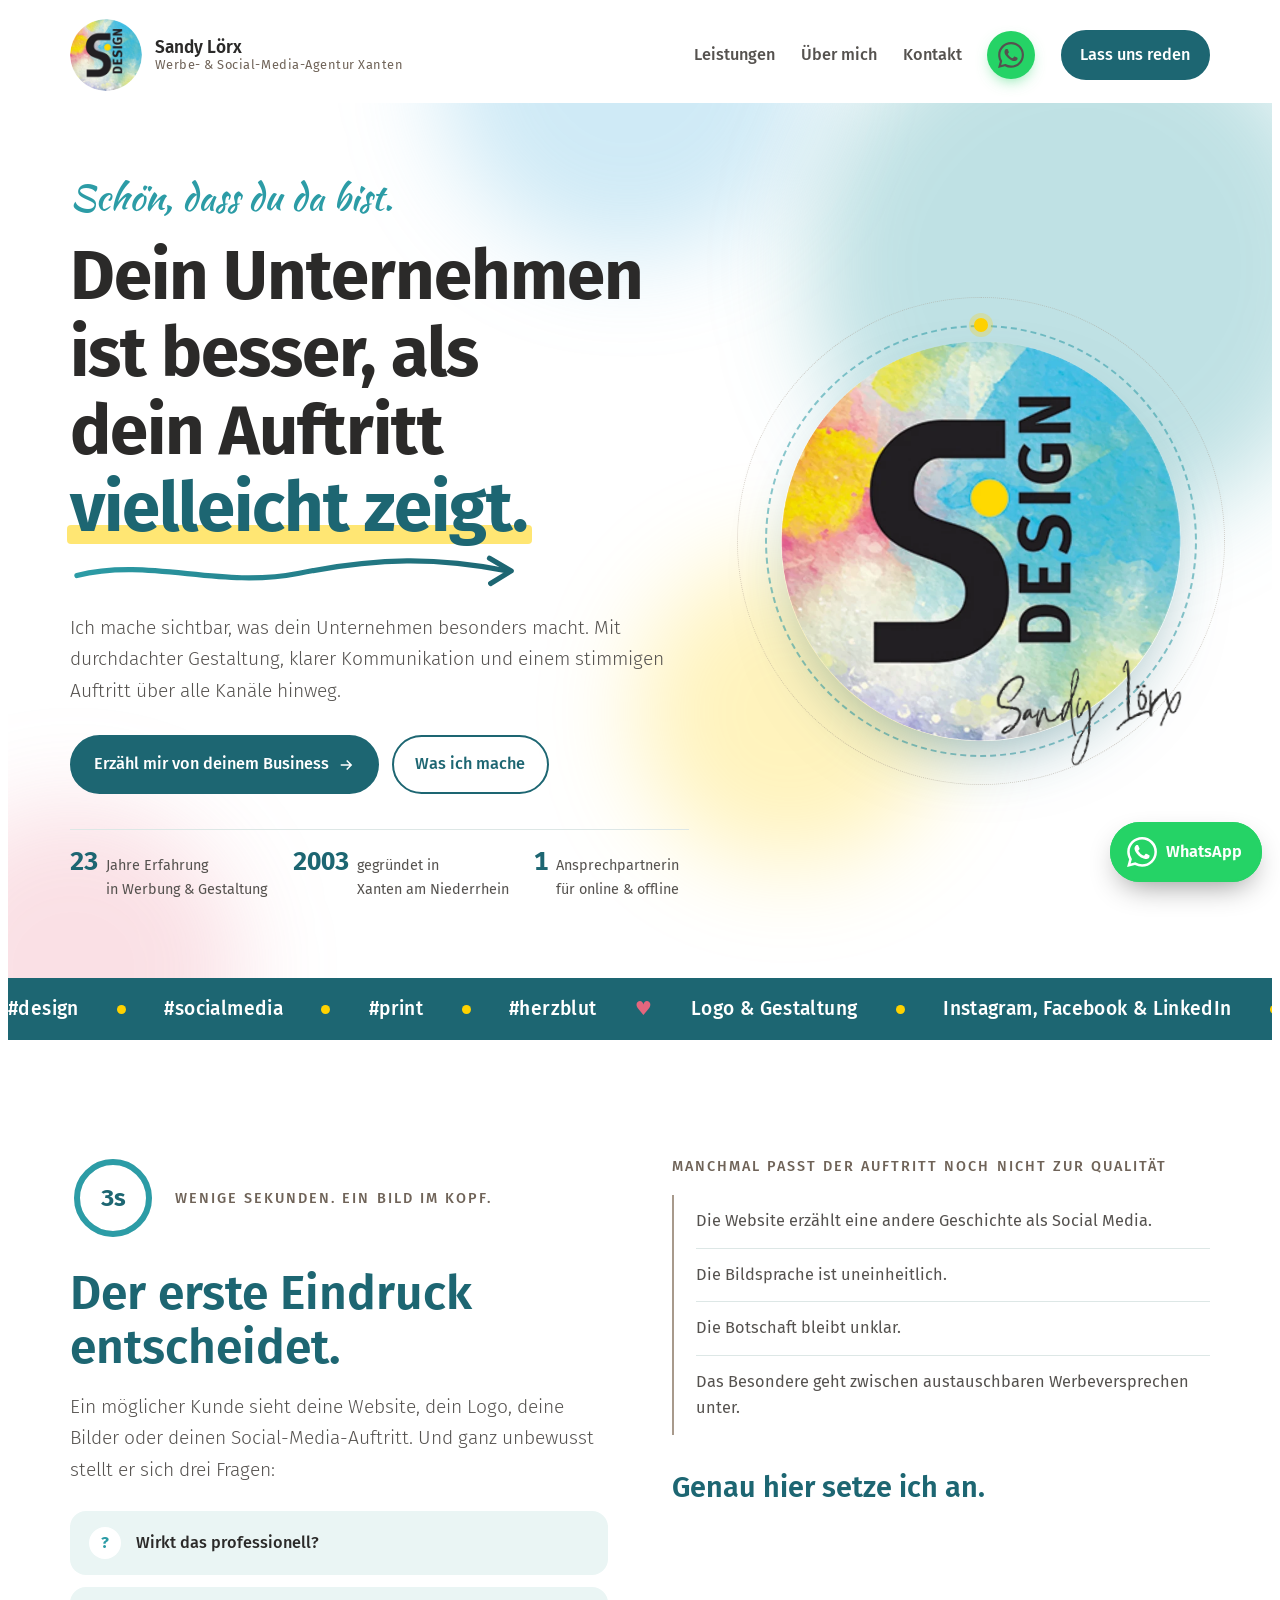
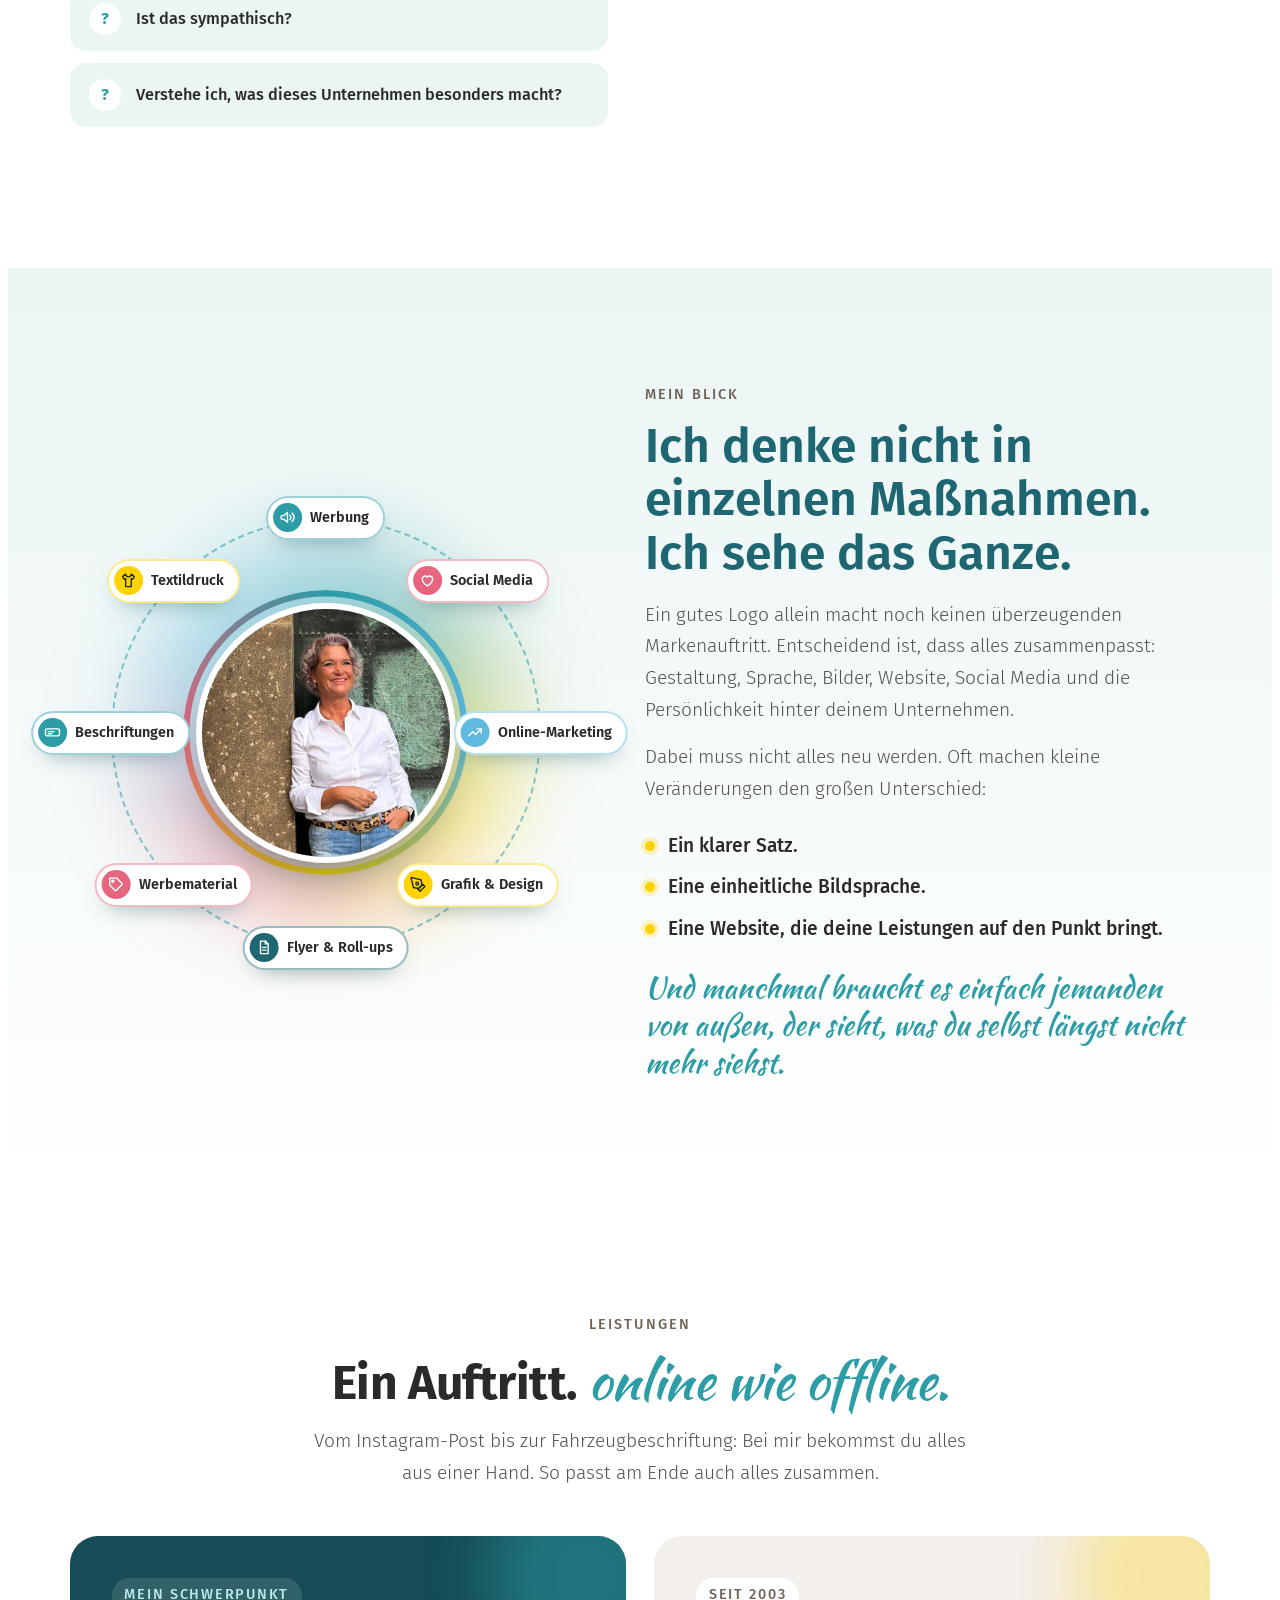
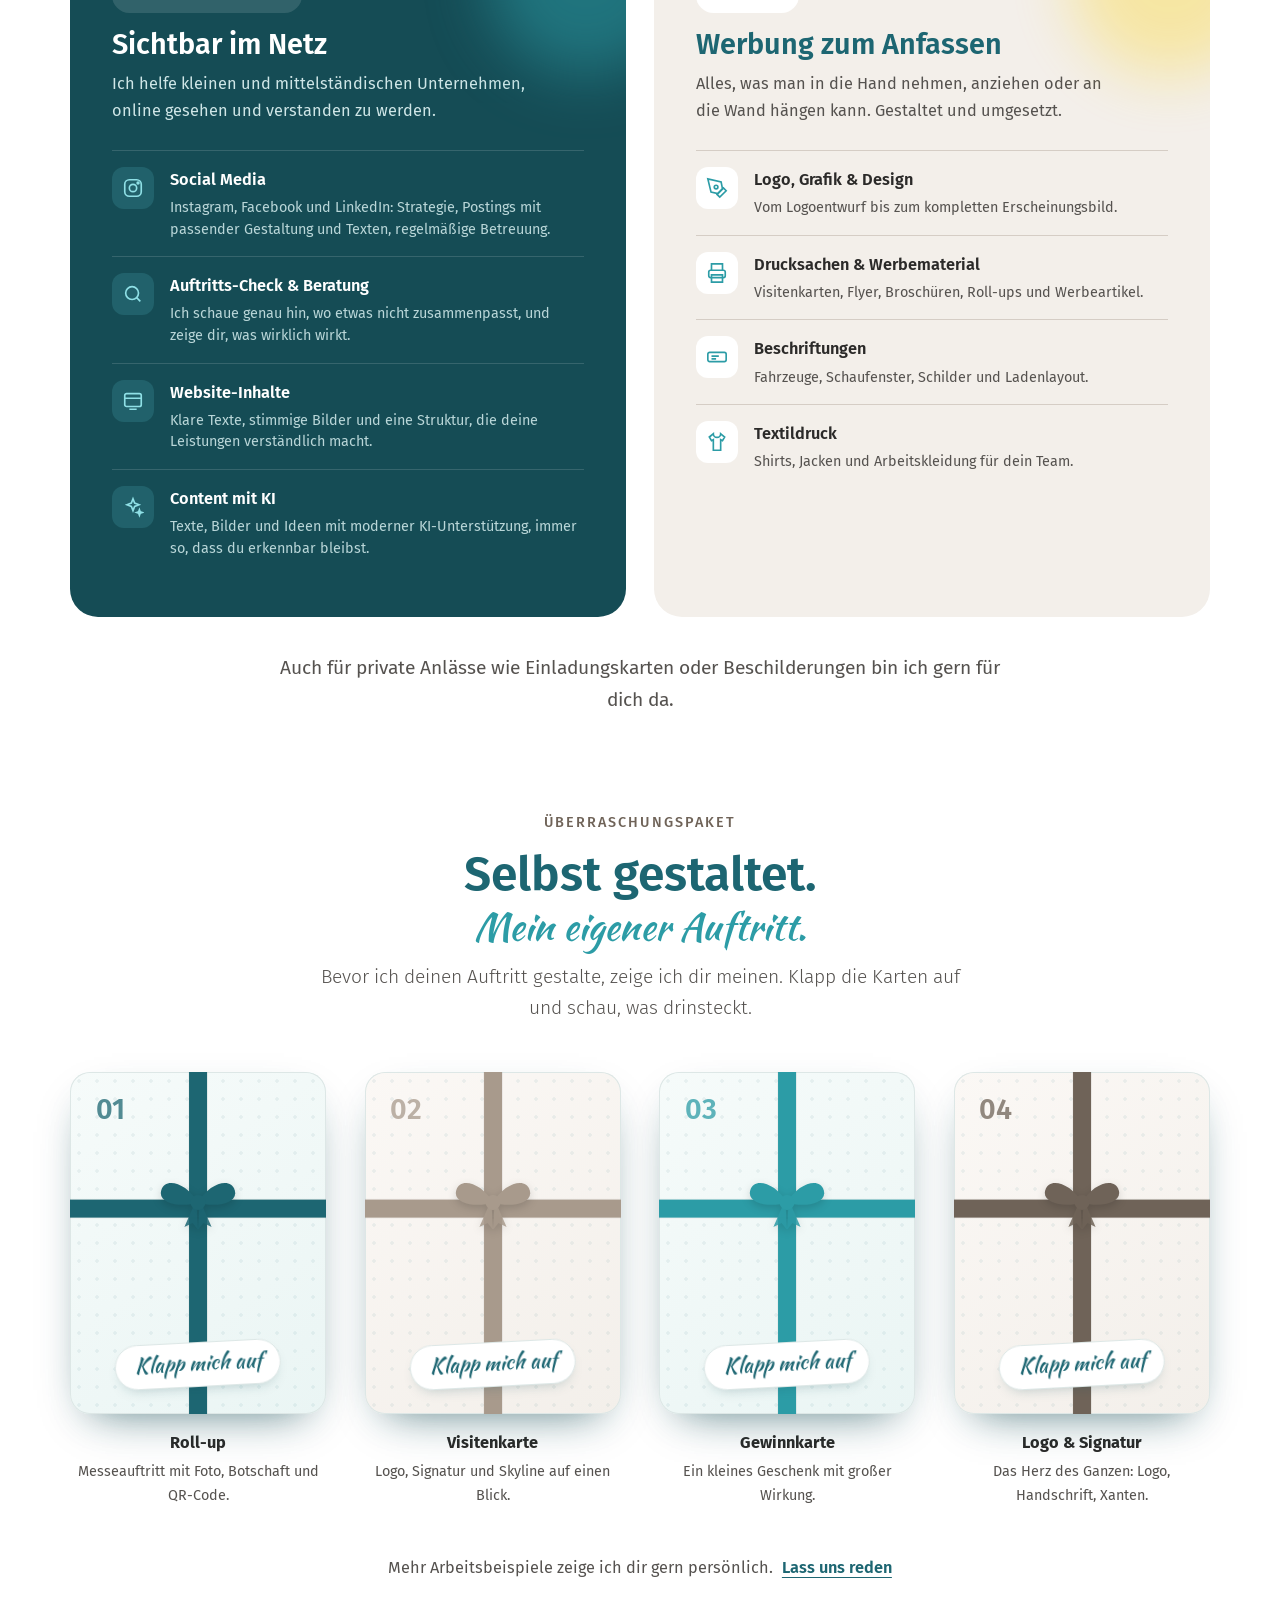
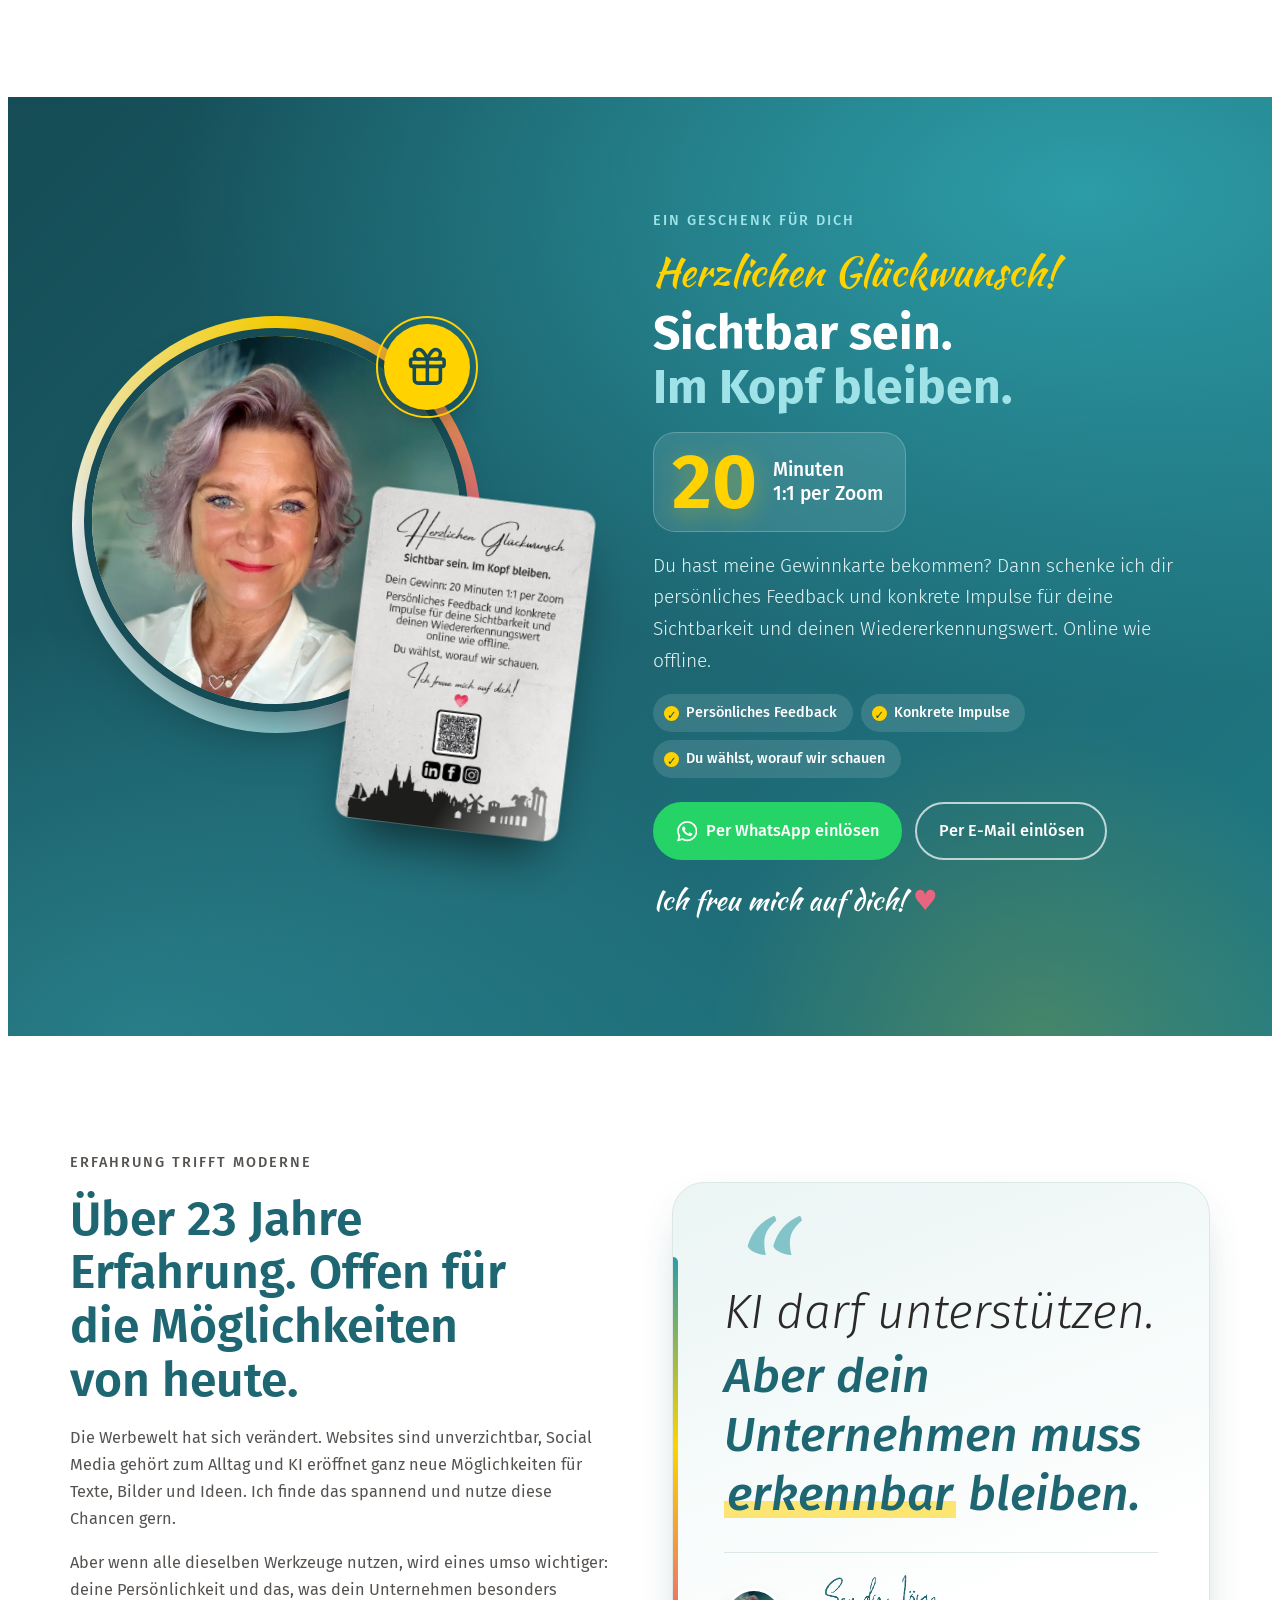
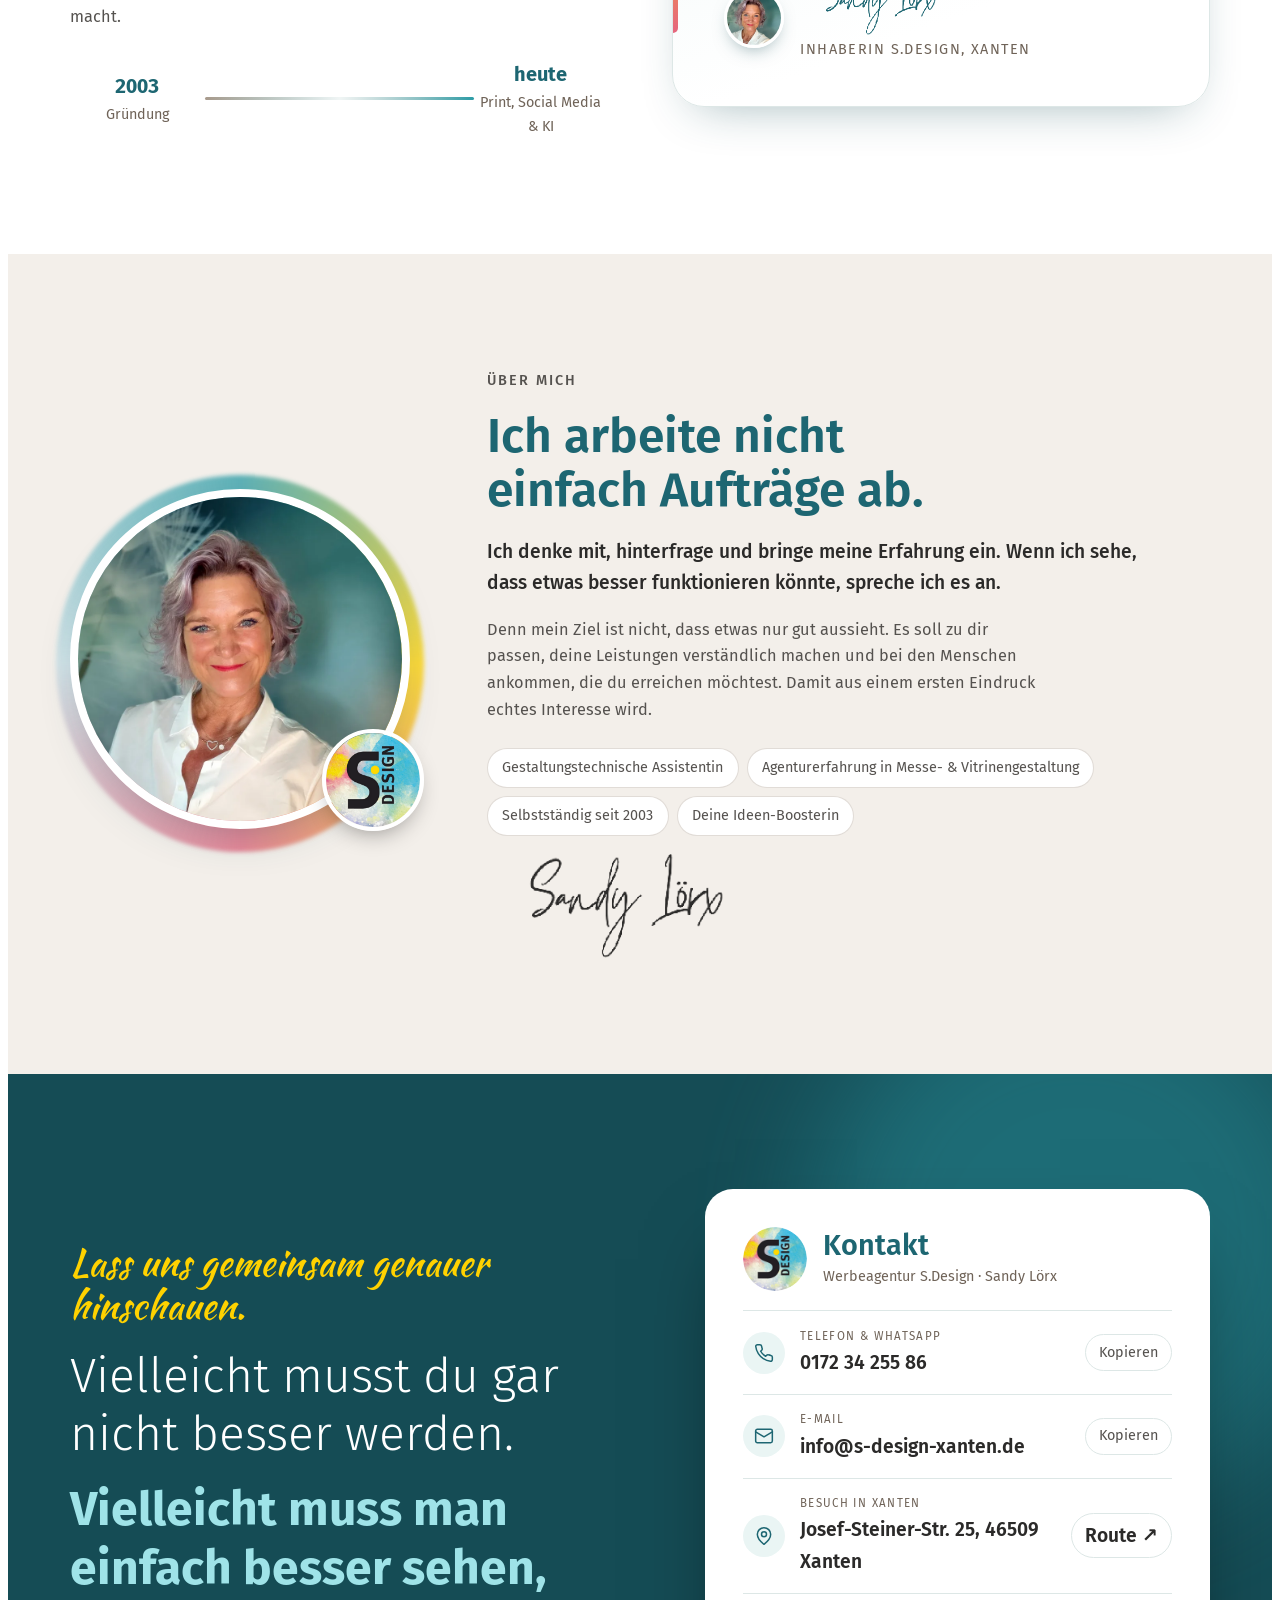
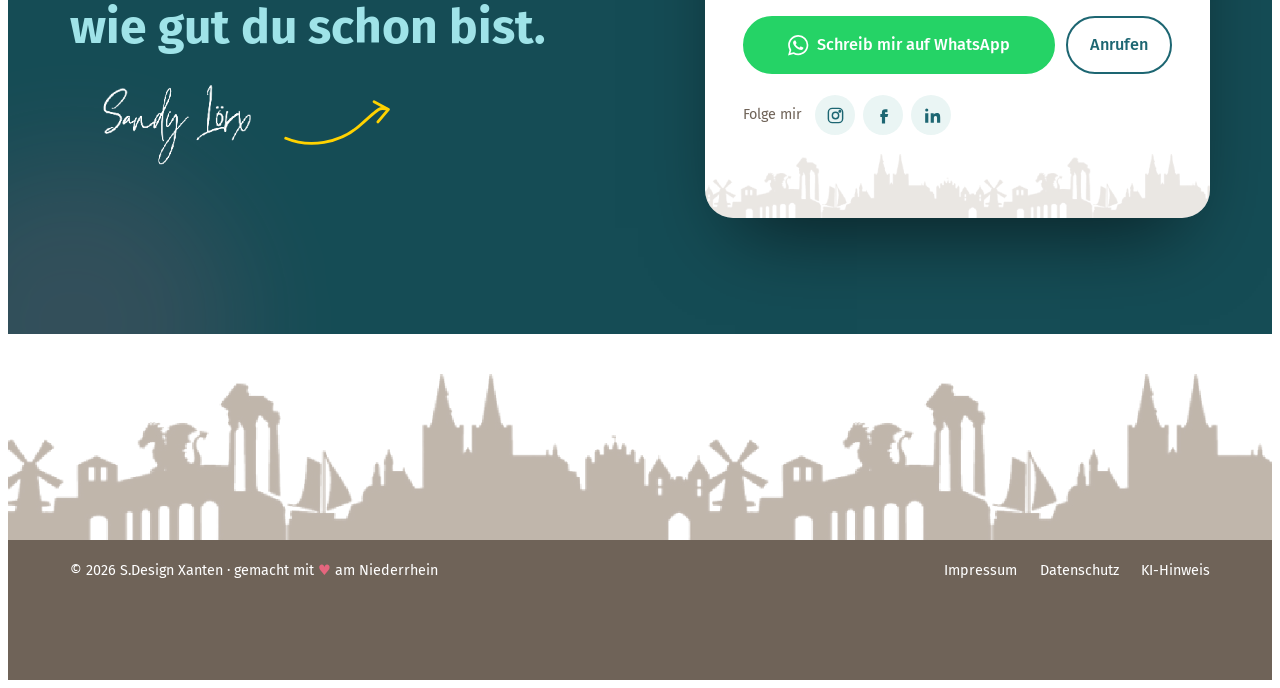
<file: sdesign-startseite 2/index.html>
<!doctype html>
<html lang="de">
<head>
<meta charset="utf-8">
<meta name="viewport" content="width=device-width, initial-scale=1, viewport-fit=cover">
<title>S.Design Sandy Lörx</title>
<meta name="description" content="Sandy Lörx, S.Design Xanten: Werbung, Gestaltung & Social Media für kleine und mittelständische Unternehmen am Niederrhein. Seit über 23 Jahren.">
<link rel="stylesheet" href="assets/style.css">
</head>
<body>
<a class="skip" href="#inhalt">Zum Inhalt springen</a>

<header class="top" id="top">
  <div class="wrap">
    <a class="brand" href="#top" aria-label="S.Design Sandy Lörx, zur Startseite">
      <img src="assets/logo.webp" alt="S.Design Logo" width="72" height="72">
      <span><b>Sandy Lörx</b><small>Werbe- &amp; Social-Media-Agentur Xanten</small></span>
    </a>
    <nav class="nav" aria-label="Hauptnavigation">
      <a href="#leistungen">Leistungen</a>
      <a href="#ueber-mich">Über mich</a>
      <a href="#kontakt">Kontakt</a>
      <a class="wa-top" href="https://wa.me/491723425586" target="_blank" rel="noopener" aria-label="Schreib mir auf WhatsApp" title="WhatsApp"><svg viewBox="0 0 24 24" fill="currentColor" aria-hidden="true"><path d="M17.472 14.382c-.297-.149-1.758-.867-2.03-.967-.273-.099-.471-.148-.67.15-.197.297-.767.966-.94 1.164-.173.199-.347.223-.644.075-.297-.15-1.255-.463-2.39-1.475-.883-.788-1.48-1.761-1.653-2.059-.173-.297-.018-.458.13-.606.134-.133.298-.347.446-.52.149-.174.198-.298.298-.497.099-.198.05-.371-.025-.52-.075-.149-.669-1.612-.916-2.207-.242-.579-.487-.5-.669-.51-.173-.008-.371-.01-.57-.01-.198 0-.52.074-.792.372-.272.297-1.04 1.016-1.04 2.479 0 1.462 1.065 2.875 1.213 3.074.149.198 2.096 3.2 5.077 4.487.709.306 1.262.489 1.694.625.712.227 1.36.195 1.871.118.571-.085 1.758-.719 2.006-1.413.248-.694.248-1.289.173-1.413-.074-.124-.272-.198-.57-.347m-5.421 7.403h-.004a9.87 9.87 0 0 1-5.031-1.378l-.361-.214-3.741.982.998-3.648-.235-.374a9.86 9.86 0 0 1-1.51-5.26c.001-5.45 4.436-9.884 9.888-9.884 2.64 0 5.122 1.03 6.988 2.898a9.825 9.825 0 0 1 2.893 6.994c-.003 5.45-4.437 9.884-9.885 9.884m8.413-18.297A11.815 11.815 0 0 0 12.05 0C5.495 0 .16 5.335.157 11.892c0 2.096.547 4.142 1.588 5.945L.057 24l6.305-1.654a11.882 11.882 0 0 0 5.683 1.448h.005c6.554 0 11.89-5.335 11.893-11.893a11.821 11.821 0 0 0-3.48-8.413z"/></svg></a>
      <a class="btn" href="#kontakt">Lass uns reden</a>
    </nav>
  </div>
</header>

<main id="inhalt">

<!-- HERO -->
<section class="hero" aria-labelledby="hero-title">
  <div class="blobs" aria-hidden="true"><div class="blob a"></div><div class="blob b"></div><div class="blob c"></div><div class="blob d"></div></div>
  <div class="wrap hero-grid">
    <div class="hero-copy">
      <p class="hello">Schön, dass du da bist.</p>
      <h1 id="hero-title">Dein Unternehmen ist besser, als dein Auftritt <em>vielleicht zeigt.<svg class="swoosh" viewBox="0 0 400 40" aria-hidden="true" focusable="false"><defs><linearGradient id="swooshGrad" x1="0" x2="1" y1="0" y2="0"><stop offset="0" stop-color="var(--tuerkis)"/><stop offset="1" stop-color="var(--petrol)"/></linearGradient></defs><path class="line" pathLength="1" d="M6 24 C 70 8, 130 36, 200 22 S 320 8, 382 20"/><path class="run" pathLength="1" d="M6 24 C 70 8, 130 36, 200 22 S 320 8, 382 20"/><path class="head" pathLength="1" d="M366 9 L385 20 L367 31"/></svg></em></h1>
      <p class="lead">Ich mache sichtbar, was dein Unternehmen besonders macht. Mit durchdachter Gestaltung, klarer Kommunikation und einem stimmigen Auftritt über alle Kanäle hinweg.</p>
      <div class="cta-row">
        <a class="btn" href="#kontakt">Erzähl mir von deinem Business
          <svg viewBox="0 0 24 24" fill="none" stroke="currentColor" stroke-width="2" aria-hidden="true"><path d="M5 12h14M13 6l6 6-6 6"/></svg></a>
        <a class="btn ghost" href="#leistungen">Was ich mache</a>
      </div>
      <div class="facts">
        <div class="fact"><b data-count="23">23</b><span>Jahre Erfahrung<br>in Werbung &amp; Gestaltung</span></div>
        <div class="fact"><b>2003</b><span>gegründet in<br>Xanten am Niederrhein</span></div>
        <div class="fact"><b>1</b><span>Ansprechpartnerin<br>für online &amp; offline</span></div>
      </div>
    </div>
    <div class="logo-stage" aria-hidden="true">
      <div class="ring two"></div>
      <div class="ring"></div>
      <div class="orbit-dot"></div>
      <img class="big" src="assets/logo.webp" alt="" width="400" height="400">
      <div class="sig"></div>
    </div>
  </div>
</section>

<div class="band" aria-hidden="true">
  <div class="marquee">
    <span>#design <i></i> #socialmedia <i></i> #print <i></i> #herzblut <em class="heart">♥</em> Logo &amp; Gestaltung <i></i> Instagram, Facebook &amp; LinkedIn <i></i> Beschriftungen <i></i> Textildruck <i></i> KI mit Gefühl <i></i></span>
    <span>#design <i></i> #socialmedia <i></i> #print <i></i> #herzblut <em class="heart">♥</em> Logo &amp; Gestaltung <i></i> Instagram, Facebook &amp; LinkedIn <i></i> Beschriftungen <i></i> Textildruck <i></i> KI mit Gefühl <i></i></span>
  </div>
</div>

<!-- ERSTER EINDRUCK -->
<section class="sec first" aria-labelledby="first-title">
  <div class="wrap first-grid">
    <div class="reveal-l">
      <div class="seconds">
        <div class="timer" aria-hidden="true">
          <svg viewBox="0 0 86 86"><circle class="bg" cx="43" cy="43" r="36"/><circle class="fg" cx="43" cy="43" r="36"/></svg>
          <b>3s</b>
        </div>
        <p class="eyebrow">Wenige Sekunden. Ein Bild im Kopf.</p>
      </div>
      <h2 id="first-title" style="font-size:var(--s-xl)">Der erste Eindruck entscheidet.</h2>
      <p class="lead" style="margin-top:1rem">Ein möglicher Kunde sieht deine Website, dein Logo, deine Bilder oder deinen Social-Media-Auftritt. Und ganz unbewusst stellt er sich drei Fragen:</p>
      <div class="questions">
        <div class="q"><span>?</span>Wirkt das professionell?</div>
        <div class="q"><span>?</span>Ist das sympathisch?</div>
        <div class="q"><span>?</span>Verstehe ich, was dieses Unternehmen besonders macht?</div>
      </div>
    </div>
    <div class="reveal">
      <p class="eyebrow" style="margin-bottom:1rem">Manchmal passt der Auftritt noch nicht zur Qualität</p>
      <div class="mismatch">
        <ul>
          <li>Die Website erzählt eine andere Geschichte als Social Media.</li>
          <li>Die Bildsprache ist uneinheitlich.</li>
          <li>Die Botschaft bleibt unklar.</li>
          <li>Das Besondere geht zwischen austauschbaren Werbeversprechen unter.</li>
        </ul>
      </div>
      <p class="punch">Genau hier setze ich an.</p>
    </div>
  </div>
</section>

<!-- DAS GANZE -->
<section class="sec whole" aria-labelledby="whole-title">
  <div class="wrap whole-grid">
    <div class="wheel reveal" role="img" aria-label="Werbung, Social Media, Online-Marketing, Grafik und Design, Flyer und Roll-ups, Werbematerial, Beschriftungen und Textildruck kreisen um Sandy Lörx: alles aus einer Hand">
      <div class="glow"></div>
      <div class="track"></div>
      <div class="halo"></div>
      <div class="spinner">
        <span class="chip" style="left:50%;top:7%;--c:#2C9CA6"><i><svg viewBox="0 0 24 24" fill="none" stroke="currentColor" stroke-width="2" stroke-linecap="round" stroke-linejoin="round" aria-hidden="true"><path d="M3 10.5v3a1 1 0 0 0 1 1h2.5L12 19V5L6.5 9.5H4a1 1 0 0 0-1 1z"/><path d="M15.5 9a3.5 3.5 0 0 1 0 6"/><path d="M18.5 6a7.5 7.5 0 0 1 0 12"/></svg></i>Werbung</span>
        <span class="chip" style="left:80.4%;top:19.6%;--c:#E5667E"><i><svg viewBox="0 0 24 24" fill="none" stroke="currentColor" stroke-width="2" stroke-linecap="round" stroke-linejoin="round" aria-hidden="true"><path d="M12 20s-7.5-4.6-7.5-10.2A4.3 4.3 0 0 1 12 7.3a4.3 4.3 0 0 1 7.5 2.5C19.5 15.4 12 20 12 20z"/></svg></i>Social Media</span>
        <span class="chip" style="left:93%;top:50%;--c:#60BAE0"><i><svg viewBox="0 0 24 24" fill="none" stroke="currentColor" stroke-width="2" stroke-linecap="round" stroke-linejoin="round" aria-hidden="true"><path d="M3 17l6-6 4 4 8-8"/><path d="M15 7h6v6"/></svg></i>Online-Marketing</span>
        <span class="chip" style="left:80.4%;top:80.4%;--c:#FFD200"><i><svg viewBox="0 0 24 24" fill="none" stroke="currentColor" stroke-width="2" stroke-linecap="round" stroke-linejoin="round" aria-hidden="true"><path d="M12 19l7-7 3 3-7 7-3-3z"/><path d="M18 13l-1.5-7.5L2 2l3.5 14.5L13 18l5-5z"/><circle cx="11" cy="11" r="2"/></svg></i>Grafik &amp; Design</span>
        <span class="chip" style="left:50%;top:93%;--c:#1D6672"><i><svg viewBox="0 0 24 24" fill="none" stroke="currentColor" stroke-width="2" stroke-linecap="round" stroke-linejoin="round" aria-hidden="true"><path d="M7 3h7l4 4v14H7z"/><path d="M14 3v4h4M10 12h5M10 16h5"/></svg></i>Flyer &amp; Roll-ups</span>
        <span class="chip" style="left:19.6%;top:80.4%;--c:#E5667E"><i><svg viewBox="0 0 24 24" fill="none" stroke="currentColor" stroke-width="2" stroke-linecap="round" stroke-linejoin="round" aria-hidden="true"><path d="M20.5 12.5l-8 8a1.5 1.5 0 0 1-2.1 0L3 13V3h10l7.5 7.4a1.5 1.5 0 0 1 0 2.1z"/><circle cx="7.5" cy="7.5" r="1.5"/></svg></i>Werbematerial</span>
        <span class="chip" style="left:7%;top:50%;--c:#2C9CA6"><i><svg viewBox="0 0 24 24" fill="none" stroke="currentColor" stroke-width="2" stroke-linecap="round" stroke-linejoin="round" aria-hidden="true"><rect x="2" y="7" width="20" height="10" rx="2"/><path d="M6 11h8M6 14h5"/></svg></i>Beschriftungen</span>
        <span class="chip" style="left:19.6%;top:19.6%;--c:#FFD200"><i><svg viewBox="0 0 24 24" fill="none" stroke="currentColor" stroke-width="2" stroke-linecap="round" stroke-linejoin="round" aria-hidden="true"><path d="M20.4 6.6 16 3a4 4 0 0 1-8 0L3.6 6.6 6 10.5l2-1V21h8V9.5l2 1z"/></svg></i>Textildruck</span>
      </div>
      <div class="core"><img src="assets/sandy-rad.webp" alt="" width="700" height="700" loading="lazy"></div>
    </div>
    <div>
      <p class="eyebrow">Mein Blick</p>
      <h2 id="whole-title" style="font-size:var(--s-xl);margin-top:.8rem">Ich denke nicht in einzelnen Maßnahmen. Ich sehe das Ganze.</h2>
      <p class="lead" style="margin-top:1.1rem">Ein gutes Logo allein macht noch keinen überzeugenden Markenauftritt. Entscheidend ist, dass alles zusammenpasst: Gestaltung, Sprache, Bilder, Website, Social Media und die Persönlichkeit hinter deinem Unternehmen.</p>
      <p class="lead" style="margin-top:1rem">Dabei muss nicht alles neu werden. Oft machen kleine Veränderungen den großen Unterschied:</p>
      <div class="small-steps">
        <div>Ein klarer Satz.</div>
        <div>Eine einheitliche Bildsprache.</div>
        <div>Eine Website, die deine Leistungen auf den Punkt bringt.</div>
      </div>
      <p class="outside">Und manchmal braucht es einfach jemanden von außen, der sieht, was du selbst längst nicht mehr siehst.</p>
    </div>
  </div>
</section>

<!-- LEISTUNGEN -->
<section class="sec services" id="leistungen" aria-labelledby="svc-title">
  <div class="wrap">
    <div class="sec-head reveal">
      <p class="eyebrow">Leistungen</p>
      <h2 id="svc-title" class="motto">Ein Auftritt. <span class="script">online wie offline.</span></h2>
      <p class="lead">Vom Instagram-Post bis zur Fahrzeugbeschriftung: Bei mir bekommst du alles aus einer Hand. So passt am Ende auch alles zusammen.</p>
    </div>
    <div class="pillars">
      <article class="pillar online reveal">
        <div class="deco" aria-hidden="true"></div>
        <span class="tag">Mein Schwerpunkt</span>
        <h3>Sichtbar im Netz</h3>
        <p>Ich helfe kleinen und mittelständischen Unternehmen, online gesehen und verstanden zu werden.</p>
        <ul class="svc">
          <li><span class="ic"><svg viewBox="0 0 24 24" fill="none" stroke="currentColor" stroke-width="1.8" aria-hidden="true"><rect x="3" y="3" width="18" height="18" rx="5"/><circle cx="12" cy="12" r="4"/><circle cx="17.5" cy="6.5" r="1" fill="currentColor"/></svg></span><b>Social Media</b><small>Instagram, Facebook und LinkedIn: Strategie, Postings mit passender Gestaltung und Texten, regelmäßige Betreuung.</small></li>
          <li><span class="ic"><svg viewBox="0 0 24 24" fill="none" stroke="currentColor" stroke-width="1.8" aria-hidden="true"><circle cx="11" cy="11" r="7"/><path d="m20 20-4-4"/></svg></span><b>Auftritts-Check &amp; Beratung</b><small>Ich schaue genau hin, wo etwas nicht zusammenpasst, und zeige dir, was wirklich wirkt.</small></li>
          <li><span class="ic"><svg viewBox="0 0 24 24" fill="none" stroke="currentColor" stroke-width="1.8" aria-hidden="true"><rect x="3" y="4" width="18" height="14" rx="2"/><path d="M3 9h18M8 21h8"/></svg></span><b>Website-Inhalte</b><small>Klare Texte, stimmige Bilder und eine Struktur, die deine Leistungen verständlich macht.</small></li>
          <li><span class="ic"><svg viewBox="0 0 24 24" fill="none" stroke="currentColor" stroke-width="1.8" aria-hidden="true"><path d="M12 3l1.8 4.7L18.5 9.5l-4.7 1.8L12 16l-1.8-4.7L5.5 9.5l4.7-1.8z"/><path d="M19 15l.8 2.2L22 18l-2.2.8L19 21l-.8-2.2L16 18l2.2-.8z"/></svg></span><b>Content mit KI</b><small>Texte, Bilder und Ideen mit moderner KI-Unterstützung, immer so, dass du erkennbar bleibst.</small></li>
        </ul>
      </article>
      <article class="pillar offline reveal">
        <div class="deco" aria-hidden="true"></div>
        <span class="tag">Seit 2003</span>
        <h3>Werbung zum Anfassen</h3>
        <p>Alles, was man in die Hand nehmen, anziehen oder an die Wand hängen kann. Gestaltet und umgesetzt.</p>
        <ul class="svc">
          <li><span class="ic"><svg viewBox="0 0 24 24" fill="none" stroke="currentColor" stroke-width="1.8" aria-hidden="true"><path d="M12 19l7-7 3 3-7 7-3-3z"/><path d="M18 13l-1.5-7.5L2 2l3.5 14.5L13 18l5-5z"/><circle cx="11" cy="11" r="2"/></svg></span><b>Logo, Grafik &amp; Design</b><small>Vom Logoentwurf bis zum kompletten Erscheinungsbild.</small></li>
          <li><span class="ic"><svg viewBox="0 0 24 24" fill="none" stroke="currentColor" stroke-width="1.8" aria-hidden="true"><path d="M6 9V2h12v7"/><rect x="3" y="9" width="18" height="8" rx="2"/><path d="M6 14h12v8H6z"/></svg></span><b>Drucksachen &amp; Werbematerial</b><small>Visitenkarten, Flyer, Broschüren, Roll-ups und Werbeartikel.</small></li>
          <li><span class="ic"><svg viewBox="0 0 24 24" fill="none" stroke="currentColor" stroke-width="1.8" aria-hidden="true"><rect x="2" y="7" width="20" height="10" rx="2"/><path d="M6 11h8M6 14h5"/></svg></span><b>Beschriftungen</b><small>Fahrzeuge, Schaufenster, Schilder und Ladenlayout.</small></li>
          <li><span class="ic"><svg viewBox="0 0 24 24" fill="none" stroke="currentColor" stroke-width="1.8" aria-hidden="true"><path d="M20.4 6.6 16 3a4 4 0 0 1-8 0L3.6 6.6 6 10.5l2-1V21h8V9.5l2 1z"/></svg></span><b>Textildruck</b><small>Shirts, Jacken und Arbeitskleidung für dein Team.</small></li>
        </ul>
      </article>
    </div>
    <p class="bridge reveal">Auch für private Anlässe wie Einladungskarten oder Beschilderungen bin ich gern für dich da.</p>
    <div class="surprise">
      <div class="surprise-head reveal">
        <p class="eyebrow">Überraschungspaket</p>
        <h3>Selbst gestaltet. <span class="script">Mein eigener Auftritt.</span></h3>
        <p class="lead">Bevor ich deinen Auftritt gestalte, zeige ich dir meinen. Klapp die Karten auf und schau, was drinsteckt.</p>
      </div>
      <div class="folds">
        <div class="fold-item reveal">
          <button class="fold teal" type="button" aria-expanded="false" aria-label="Überraschung 01 aufklappen: Roll-up">
            <span class="inside"><img src="assets/arbeit-rollup.webp" alt="Roll-up von S.Design, gestaltet von Sandy Lörx" width="444" height="900" loading="lazy"></span>
            <span class="cover" aria-hidden="true">
              <span class="front"><svg class="bow" viewBox="0 0 64 40" aria-hidden="true"><path d="M32 20C24 6 8 1 5 11s15 13 27 9z"/><path d="M32 20c8-14 24-19 27-9s-15 13-27 9z"/><path d="M29 22l-7 16 6-3 4 5 1-17zM35 22l7 16-6-3-4 5-1-17z" opacity=".85"/><circle cx="32" cy="20" r="5.5"/></svg><span class="num">01</span><span class="hint">Klapp mich auf</span></span>
              <span class="back"></span>
            </span>
          </button>
          <p class="fold-cap"><b>Roll-up</b><span>Messeauftritt mit Foto, Botschaft und QR-Code.</span></p>
        </div>
        <div class="fold-item reveal">
          <button class="fold rose" type="button" aria-expanded="false" aria-label="Überraschung 02 aufklappen: Visitenkarte">
            <span class="inside"><img src="assets/arbeit-visitenkarte.webp" alt="Visitenkarte von S.Design, gestaltet von Sandy Lörx" width="607" height="900" loading="lazy"></span>
            <span class="cover" aria-hidden="true">
              <span class="front"><svg class="bow" viewBox="0 0 64 40" aria-hidden="true"><path d="M32 20C24 6 8 1 5 11s15 13 27 9z"/><path d="M32 20c8-14 24-19 27-9s-15 13-27 9z"/><path d="M29 22l-7 16 6-3 4 5 1-17zM35 22l7 16-6-3-4 5-1-17z" opacity=".85"/><circle cx="32" cy="20" r="5.5"/></svg><span class="num">02</span><span class="hint">Klapp mich auf</span></span>
              <span class="back"></span>
            </span>
          </button>
          <p class="fold-cap"><b>Visitenkarte</b><span>Logo, Signatur und Skyline auf einen Blick.</span></p>
        </div>
        <div class="fold-item reveal">
          <button class="fold sun" type="button" aria-expanded="false" aria-label="Überraschung 03 aufklappen: Gewinnkarte">
            <span class="inside"><img src="assets/gewinnkarte.webp" alt="Gewinnkarte von S.Design, gestaltet von Sandy Lörx" width="640" height="954" loading="lazy"></span>
            <span class="cover" aria-hidden="true">
              <span class="front"><svg class="bow" viewBox="0 0 64 40" aria-hidden="true"><path d="M32 20C24 6 8 1 5 11s15 13 27 9z"/><path d="M32 20c8-14 24-19 27-9s-15 13-27 9z"/><path d="M29 22l-7 16 6-3 4 5 1-17zM35 22l7 16-6-3-4 5-1-17z" opacity=".85"/><circle cx="32" cy="20" r="5.5"/></svg><span class="num">03</span><span class="hint">Klapp mich auf</span></span>
              <span class="back"></span>
            </span>
          </button>
          <p class="fold-cap"><b>Gewinnkarte</b><span>Ein kleines Geschenk mit großer Wirkung.</span></p>
        </div>
        <div class="fold-item reveal">
          <button class="fold sky" type="button" aria-expanded="false" aria-label="Überraschung 04 aufklappen: Logo &amp; Signatur">
            <span class="inside"><img src="assets/arbeit-logo.webp" alt="Logo &amp; Signatur von S.Design, gestaltet von Sandy Lörx" width="732" height="800" loading="lazy"></span>
            <span class="cover" aria-hidden="true">
              <span class="front"><svg class="bow" viewBox="0 0 64 40" aria-hidden="true"><path d="M32 20C24 6 8 1 5 11s15 13 27 9z"/><path d="M32 20c8-14 24-19 27-9s-15 13-27 9z"/><path d="M29 22l-7 16 6-3 4 5 1-17zM35 22l7 16-6-3-4 5-1-17z" opacity=".85"/><circle cx="32" cy="20" r="5.5"/></svg><span class="num">04</span><span class="hint">Klapp mich auf</span></span>
              <span class="back"></span>
            </span>
          </button>
          <p class="fold-cap"><b>Logo &amp; Signatur</b><span>Das Herz des Ganzen: Logo, Handschrift, Xanten.</span></p>
        </div>
      </div>
      <p class="surprise-foot reveal">Mehr Arbeitsbeispiele zeige ich dir gern persönlich. <a href="#kontakt">Lass uns reden</a></p>
    </div>
  </div>
</section>

<!-- GESCHENK -->
<section class="gift" id="geschenk" aria-labelledby="gift-title">
  <div class="confetti" aria-hidden="true"><i style="--x:4%;--d:0s;--w:11s;--c:var(--sun)"></i><i style="--x:11%;--d:3s;--w:13s;--c:var(--rose)"></i><i style="--x:19%;--d:6s;--w:10s;--c:var(--tuerkis-light)"></i><i style="--x:27%;--d:1.5s;--w:14s;--c:var(--sun)"></i><i style="--x:36%;--d:8s;--w:12s;--c:var(--white)"></i><i style="--x:44%;--d:4s;--w:15s;--c:var(--rose)"></i><i style="--x:53%;--d:0.5s;--w:11s;--c:var(--sun)"></i><i style="--x:61%;--d:7s;--w:13s;--c:var(--tuerkis-light)"></i><i style="--x:69%;--d:2.5s;--w:12s;--c:var(--white)"></i><i style="--x:77%;--d:5.5s;--w:14s;--c:var(--sun)"></i><i style="--x:85%;--d:1s;--w:10s;--c:var(--rose)"></i><i style="--x:93%;--d:6.5s;--w:13s;--c:var(--tuerkis-light)"></i></div>
  <div class="wrap gift-grid">
    <div class="gift-visual reveal-l">
      <div class="gift-photo"><img src="assets/sandy-geschenk.webp" alt="Sandy Lörx lächelt in die Kamera" width="800" height="800" loading="lazy"></div>
      <figure class="gift-card"><img src="assets/gewinnkarte.webp" alt="Gewinnkarte von Sandy Lörx: 20 Minuten 1:1 per Zoom" width="640" height="954" loading="lazy"></figure>
      <div class="gift-badge" aria-hidden="true">
        <svg viewBox="0 0 24 24" fill="none" stroke="currentColor" stroke-width="1.9" stroke-linecap="round" stroke-linejoin="round"><rect x="3" y="8" width="18" height="4" rx="1"/><path d="M12 8v13M19 12v7a2 2 0 0 1-2 2H7a2 2 0 0 1-2-2v-7"/><path d="M7.5 8a2.5 2.5 0 0 1 0-5C10 3 12 8 12 8s2-5 4.5-5a2.5 2.5 0 0 1 0 5"/></svg>
      </div>
    </div>
    <div class="gift-copy reveal">
      <p class="eyebrow">Ein Geschenk für dich</p>
      <p class="script gift-hello">Herzlichen Glückwunsch!</p>
      <h2 id="gift-title">Sichtbar sein. <span>Im Kopf bleiben.</span></h2>
      <div class="gift-offer"><b>20</b><span>Minuten<br>1:1 per Zoom</span></div>
      <p class="gift-text">Du hast meine Gewinnkarte bekommen? Dann schenke ich dir persönliches Feedback und konkrete Impulse für deine Sichtbarkeit und deinen Wiedererkennungswert. Online wie offline.</p>
      <ul class="gift-points">
        <li>Persönliches Feedback</li>
        <li>Konkrete Impulse</li>
        <li>Du wählst, worauf wir schauen</li>
      </ul>
      <div class="cta-row">
        <a class="btn wa" href="https://wa.me/491723425586?text=Hallo%20Sandy%2C%20ich%20habe%20deine%20Gewinnkarte%20bekommen%20und%20m%C3%B6chte%20meine%2020%20Minuten%201%3A1%20per%20Zoom%20einl%C3%B6sen." target="_blank" rel="noopener"><svg viewBox="0 0 24 24" fill="currentColor" aria-hidden="true" class="ic"><path d="M17.472 14.382c-.297-.149-1.758-.867-2.03-.967-.273-.099-.471-.148-.67.15-.197.297-.767.966-.94 1.164-.173.199-.347.223-.644.075-.297-.15-1.255-.463-2.39-1.475-.883-.788-1.48-1.761-1.653-2.059-.173-.297-.018-.458.13-.606.134-.133.298-.347.446-.52.149-.174.198-.298.298-.497.099-.198.05-.371-.025-.52-.075-.149-.669-1.612-.916-2.207-.242-.579-.487-.5-.669-.51-.173-.008-.371-.01-.57-.01-.198 0-.52.074-.792.372-.272.297-1.04 1.016-1.04 2.479 0 1.462 1.065 2.875 1.213 3.074.149.198 2.096 3.2 5.077 4.487.709.306 1.262.489 1.694.625.712.227 1.36.195 1.871.118.571-.085 1.758-.719 2.006-1.413.248-.694.248-1.289.173-1.413-.074-.124-.272-.198-.57-.347m-5.421 7.403h-.004a9.87 9.87 0 0 1-5.031-1.378l-.361-.214-3.741.982.998-3.648-.235-.374a9.86 9.86 0 0 1-1.51-5.26c.001-5.45 4.436-9.884 9.888-9.884 2.64 0 5.122 1.03 6.988 2.898a9.825 9.825 0 0 1 2.893 6.994c-.003 5.45-4.437 9.884-9.885 9.884m8.413-18.297A11.815 11.815 0 0 0 12.05 0C5.495 0 .16 5.335.157 11.892c0 2.096.547 4.142 1.588 5.945L.057 24l6.305-1.654a11.882 11.882 0 0 0 5.683 1.448h.005c6.554 0 11.89-5.335 11.893-11.893a11.821 11.821 0 0 0-3.48-8.413z"/></svg>Per WhatsApp einlösen</a>
        <a class="btn ghost" href="mailto:info@s-design-xanten.de?subject=Gewinn%20einl%C3%B6sen%3A%2020%20Minuten%201%3A1%20per%20Zoom&amp;body=Hallo%20Sandy%2C%0A%0Aich%20habe%20deine%20Gewinnkarte%20bekommen%20und%20m%C3%B6chte%20meine%2020%20Minuten%201%3A1%20per%20Zoom%20einl%C3%B6sen.%0A%0AViele%20Gr%C3%BC%C3%9Fe%0A">Per E-Mail einlösen</a>
      </div>
      <p class="gift-sign"><span class="script">Ich freu mich auf dich!</span> <span class="heart" aria-hidden="true">♥</span></p>
    </div>
  </div>
</section>

<!-- ERFAHRUNG & KI -->
<section class="sec ki" aria-labelledby="ki-title">
  <div class="wrap ki-grid">
    <div class="ki-copy reveal-l">
      <p class="eyebrow">Erfahrung trifft Moderne</p>
      <h2 id="ki-title" style="font-size:var(--s-xl)">Über 23 Jahre Erfahrung. Offen für die Möglichkeiten von heute.</h2>
      <p>Die Werbewelt hat sich verändert. Websites sind unverzichtbar, Social Media gehört zum Alltag und KI eröffnet ganz neue Möglichkeiten für Texte, Bilder und Ideen. Ich finde das spannend und nutze diese Chancen gern.</p>
      <p>Aber wenn alle dieselben Werkzeuge nutzen, wird eines umso wichtiger: deine Persönlichkeit und das, was dein Unternehmen besonders macht.</p>
      <div class="timeline" aria-label="Von 2003 bis heute">
        <div><b>2003</b>Gründung</div>
        <div class="bar"></div>
        <div><b>heute</b>Print, Social Media &amp; KI</div>
      </div>
    </div>
    <figure class="quote reveal">
      <span class="qmark" aria-hidden="true">“</span>
      <blockquote>
        <p>KI darf unterstützen. <span>Aber dein Unternehmen muss <mark>erkennbar</mark> bleiben.</span></p>
      </blockquote>
      <figcaption>
        <img src="assets/sandy-geschenk.webp" alt="" width="800" height="800" loading="lazy">
        <span class="who"><span class="qsig" role="img" aria-label="Sandy Lörx"></span><small>Inhaberin S.Design, Xanten</small></span>
      </figcaption>
    </figure>
  </div>
</section>

<!-- ÜBER MICH -->
<section class="sec about" id="ueber-mich" aria-labelledby="about-title">
  <div class="wrap about-grid">
    <div class="portrait reveal">
      <img src="assets/sandy-portrait.webp" alt="Porträt von Sandy Lörx" width="800" height="800" loading="lazy">
      <img class="mini" src="assets/logo.webp" alt="" width="120" height="120">
    </div>
    <div class="about-copy reveal">
      <p class="eyebrow">Über mich</p>
      <h2 id="about-title">Ich arbeite nicht einfach Aufträge ab.</h2>
      <p class="strong">Ich denke mit, hinterfrage und bringe meine Erfahrung ein. Wenn ich sehe, dass etwas besser funktionieren könnte, spreche ich es an.</p>
      <p>Denn mein Ziel ist nicht, dass etwas nur gut aussieht. Es soll zu dir passen, deine Leistungen verständlich machen und bei den Menschen ankommen, die du erreichen möchtest. Damit aus einem ersten Eindruck echtes Interesse wird.</p>
      <div class="creds">
        <span>Gestaltungstechnische Assistentin</span>
        <span>Agenturerfahrung in Messe- &amp; Vitrinengestaltung</span>
        <span>Selbstständig seit 2003</span>
        <span>Deine Ideen-Boosterin</span>
      </div>
      <div class="sign" role="img" aria-label="Unterschrift Sandy Lörx"></div>
    </div>
  </div>
</section>

<!-- ABSCHLUSS & KONTAKT -->
<section class="sec close" id="kontakt" aria-labelledby="contact-title">
  <div class="blobs" aria-hidden="true"><div class="blob a" style="background:rgba(44,156,166,.45)"></div><div class="blob c" style="background:rgba(229,102,126,.16)"></div></div>
  <div class="wrap close-grid">
    <div class="close-copy reveal-l">
      <p class="script">Lass uns gemeinsam genauer hinschauen.</p>
      <p class="close-big">Vielleicht musst du gar nicht besser werden. <b>Vielleicht muss man einfach besser sehen, wie gut du schon bist.</b></p>
      <div class="close-sign">
        <span class="sig" role="img" aria-label="Sandy Lörx"></span>
        <svg class="arrow" viewBox="0 0 120 60" aria-hidden="true"><path d="M6 44 C 30 54, 62 50, 84 30 S 104 12, 112 14"/><path d="M98 6 L113 14 L102 27"/></svg>
      </div>
    </div>
    <div class="contact-card reveal">
      <div class="cc-head">
        <img src="assets/logo.webp" alt="" width="64" height="64" loading="lazy">
        <div><h2 id="contact-title">Kontakt</h2><small>Werbeagentur S.Design · Sandy Lörx</small></div>
      </div>
      <ul class="cc-list">
        <li><span class="cc-ic"><svg viewBox="0 0 24 24" fill="none" stroke="currentColor" stroke-width="1.8" stroke-linecap="round" stroke-linejoin="round" aria-hidden="true"><path d="M22 16.9v3a2 2 0 0 1-2.2 2 19.8 19.8 0 0 1-8.6-3.1 19.5 19.5 0 0 1-6-6A19.8 19.8 0 0 1 2.1 4.2 2 2 0 0 1 4.1 2h3a2 2 0 0 1 2 1.7c.1 1 .4 1.9.7 2.8a2 2 0 0 1-.5 2.1L8 9.9a16 16 0 0 0 6 6l1.3-1.3a2 2 0 0 1 2.1-.4c.9.3 1.8.6 2.8.7a2 2 0 0 1 1.8 2z"/></svg></span><div><span class="lbl">Telefon &amp; WhatsApp</span><a href="tel:+491723425586">0172 34 255 86</a></div><button class="copy" type="button" data-copy="+49 172 3425586">Kopieren</button></li>
        <li><span class="cc-ic"><svg viewBox="0 0 24 24" fill="none" stroke="currentColor" stroke-width="1.8" stroke-linecap="round" stroke-linejoin="round" aria-hidden="true"><rect x="2" y="4" width="20" height="16" rx="2"/><path d="m22 7-10 6L2 7"/></svg></span><div><span class="lbl">E-Mail</span><a href="mailto:info@s-design-xanten.de">info@s-design-xanten.de</a></div><button class="copy" type="button" data-copy="info@s-design-xanten.de">Kopieren</button></li>
        <li><span class="cc-ic"><svg viewBox="0 0 24 24" fill="none" stroke="currentColor" stroke-width="1.8" stroke-linecap="round" stroke-linejoin="round" aria-hidden="true"><path d="M20 10c0 6-8 12-8 12s-8-6-8-12a8 8 0 0 1 16 0z"/><circle cx="12" cy="10" r="3"/></svg></span><div><span class="lbl">Besuch in Xanten</span><span class="val">Josef-Steiner-Str. 25, 46509 Xanten</span></div><a class="cc-act" href="https://www.google.com/maps/search/?api=1&amp;query=Josef-Steiner-Str.+25+46509+Xanten" target="_blank" rel="noopener">Route ↗</a></li>
      </ul>
      <div class="cc-cta">
        <a class="btn wa" href="https://wa.me/491723425586" target="_blank" rel="noopener"><svg viewBox="0 0 24 24" fill="currentColor" aria-hidden="true" class="ic"><path d="M17.472 14.382c-.297-.149-1.758-.867-2.03-.967-.273-.099-.471-.148-.67.15-.197.297-.767.966-.94 1.164-.173.199-.347.223-.644.075-.297-.15-1.255-.463-2.39-1.475-.883-.788-1.48-1.761-1.653-2.059-.173-.297-.018-.458.13-.606.134-.133.298-.347.446-.52.149-.174.198-.298.298-.497.099-.198.05-.371-.025-.52-.075-.149-.669-1.612-.916-2.207-.242-.579-.487-.5-.669-.51-.173-.008-.371-.01-.57-.01-.198 0-.52.074-.792.372-.272.297-1.04 1.016-1.04 2.479 0 1.462 1.065 2.875 1.213 3.074.149.198 2.096 3.2 5.077 4.487.709.306 1.262.489 1.694.625.712.227 1.36.195 1.871.118.571-.085 1.758-.719 2.006-1.413.248-.694.248-1.289.173-1.413-.074-.124-.272-.198-.57-.347m-5.421 7.403h-.004a9.87 9.87 0 0 1-5.031-1.378l-.361-.214-3.741.982.998-3.648-.235-.374a9.86 9.86 0 0 1-1.51-5.26c.001-5.45 4.436-9.884 9.888-9.884 2.64 0 5.122 1.03 6.988 2.898a9.825 9.825 0 0 1 2.893 6.994c-.003 5.45-4.437 9.884-9.885 9.884m8.413-18.297A11.815 11.815 0 0 0 12.05 0C5.495 0 .16 5.335.157 11.892c0 2.096.547 4.142 1.588 5.945L.057 24l6.305-1.654a11.882 11.882 0 0 0 5.683 1.448h.005c6.554 0 11.89-5.335 11.893-11.893a11.821 11.821 0 0 0-3.48-8.413z"/></svg>Schreib mir auf WhatsApp</a>
        <a class="btn ghost" href="tel:+491723425586">Anrufen</a>
      </div>
      <div class="cc-social">
        <span>Folge mir</span>
        <a href="https://www.instagram.com/werbeagenturxanten/" target="_blank" rel="noopener" aria-label="Instagram"><svg viewBox="0 0 24 24" fill="none" stroke="currentColor" stroke-width="1.8" aria-hidden="true"><rect x="3" y="3" width="18" height="18" rx="5"/><circle cx="12" cy="12" r="4"/><circle cx="17.5" cy="6.5" r="1" fill="currentColor"/></svg></a>
        <a href="https://www.facebook.com/werbeagenturxanten/" target="_blank" rel="noopener" aria-label="Facebook"><svg viewBox="0 0 24 24" fill="currentColor" aria-hidden="true"><path d="M14 8h3V4h-3a4 4 0 0 0-4 4v2H8v4h2v8h4v-8h3l1-4h-4V8z"/></svg></a>
        <a href="https://www.linkedin.com/in/sandy-l%C3%B6rx-0b7b101a3/" target="_blank" rel="noopener" aria-label="LinkedIn"><svg viewBox="0 0 24 24" fill="currentColor" aria-hidden="true"><path d="M4 9h4v12H4zM6 3a2 2 0 1 1 0 4 2 2 0 0 1 0-4zm5 6h3.8v1.7h.1c.5-1 1.8-2 3.7-2 4 0 4.4 2.6 4.4 6V21h-4v-5.5c0-1.3 0-3-1.9-3s-2.1 1.4-2.1 2.9V21h-4z"/></svg></a>
      </div>
    </div>
  </div>
</section>

</main>

<a class="wa-float" href="https://wa.me/491723425586" target="_blank" rel="noopener" aria-label="Schreib mir auf WhatsApp"><svg viewBox="0 0 24 24" fill="currentColor" aria-hidden="true"><path d="M17.472 14.382c-.297-.149-1.758-.867-2.03-.967-.273-.099-.471-.148-.67.15-.197.297-.767.966-.94 1.164-.173.199-.347.223-.644.075-.297-.15-1.255-.463-2.39-1.475-.883-.788-1.48-1.761-1.653-2.059-.173-.297-.018-.458.13-.606.134-.133.298-.347.446-.52.149-.174.198-.298.298-.497.099-.198.05-.371-.025-.52-.075-.149-.669-1.612-.916-2.207-.242-.579-.487-.5-.669-.51-.173-.008-.371-.01-.57-.01-.198 0-.52.074-.792.372-.272.297-1.04 1.016-1.04 2.479 0 1.462 1.065 2.875 1.213 3.074.149.198 2.096 3.2 5.077 4.487.709.306 1.262.489 1.694.625.712.227 1.36.195 1.871.118.571-.085 1.758-.719 2.006-1.413.248-.694.248-1.289.173-1.413-.074-.124-.272-.198-.57-.347m-5.421 7.403h-.004a9.87 9.87 0 0 1-5.031-1.378l-.361-.214-3.741.982.998-3.648-.235-.374a9.86 9.86 0 0 1-1.51-5.26c.001-5.45 4.436-9.884 9.888-9.884 2.64 0 5.122 1.03 6.988 2.898a9.825 9.825 0 0 1 2.893 6.994c-.003 5.45-4.437 9.884-9.885 9.884m8.413-18.297A11.815 11.815 0 0 0 12.05 0C5.495 0 .16 5.335.157 11.892c0 2.096.547 4.142 1.588 5.945L.057 24l6.305-1.654a11.882 11.882 0 0 0 5.683 1.448h.005c6.554 0 11.89-5.335 11.893-11.893a11.821 11.821 0 0 0-3.48-8.413z"/></svg><span>WhatsApp</span></a>

<footer>
  <div class="skyline" role="img" aria-label="Silhouette von Xanten mit Dom, Windmühle und Römertempel"></div>
  <div class="foot">
    <div class="wrap">
      <span>© <span id="year">2026</span> S.Design Xanten · gemacht mit <span class="heart">♥</span> am Niederrhein</span>
      <nav aria-label="Rechtliches"><a href="impressum.html">Impressum</a><a href="datenschutz.html">Datenschutz</a><a href="impressum.html#ki">KI-Hinweis</a></nav>
    </div>
  </div>
</footer>

<script>
(function(){
  // Header-Linie beim Scrollen
  var top=document.querySelector(".top");
  function onScroll(){ if(top) top.classList.toggle("scrolled", window.scrollY>8); }
  window.addEventListener("scroll", onScroll, {passive:true}); onScroll();
  // Zähler 0 -> 23
  var reduce=window.matchMedia && window.matchMedia("(prefers-reduced-motion: reduce)").matches;
  document.querySelectorAll("[data-count]").forEach(function(el){
    if(reduce) return;
    var end=+el.dataset.count, t0=null;
    function step(t){ if(!t0) t0=t; var p=Math.min((t-t0)/1400,1); el.textContent=Math.round(end*(1-Math.pow(1-p,3))); if(p<1) requestAnimationFrame(step); }
    el.textContent="0"; setTimeout(function(){requestAnimationFrame(step)},500);
  });
  // Klappkarten öffnen und schließen
  document.querySelectorAll(".fold").forEach(function(b){
    b.addEventListener("click", function(){ var o=b.parentNode.classList.toggle("open"); b.setAttribute("aria-expanded", o); });
  });
  // Kopieren
  document.querySelectorAll(".copy").forEach(function(b){
    b.addEventListener("click", function(){
      var txt=b.dataset.copy, old=b.textContent;
      function done(){ b.textContent="Kopiert ✓"; setTimeout(function(){ b.textContent=old; },1800); }
      try{ navigator.clipboard.writeText(txt).then(done, fallback); }catch(e){ fallback(); }
      function fallback(){ var r=document.createRange(); var n=b.parentNode.querySelector("a,.val"); if(n){ r.selectNodeContents(n); var sel=getSelection(); sel.removeAllRanges(); sel.addRange(r); b.textContent="Markiert, jetzt kopieren"; } }
    });
  });
  var y=document.getElementById("year"); if(y) y.textContent=new Date().getFullYear();
})();
</script>
</body>
</html>
</file>
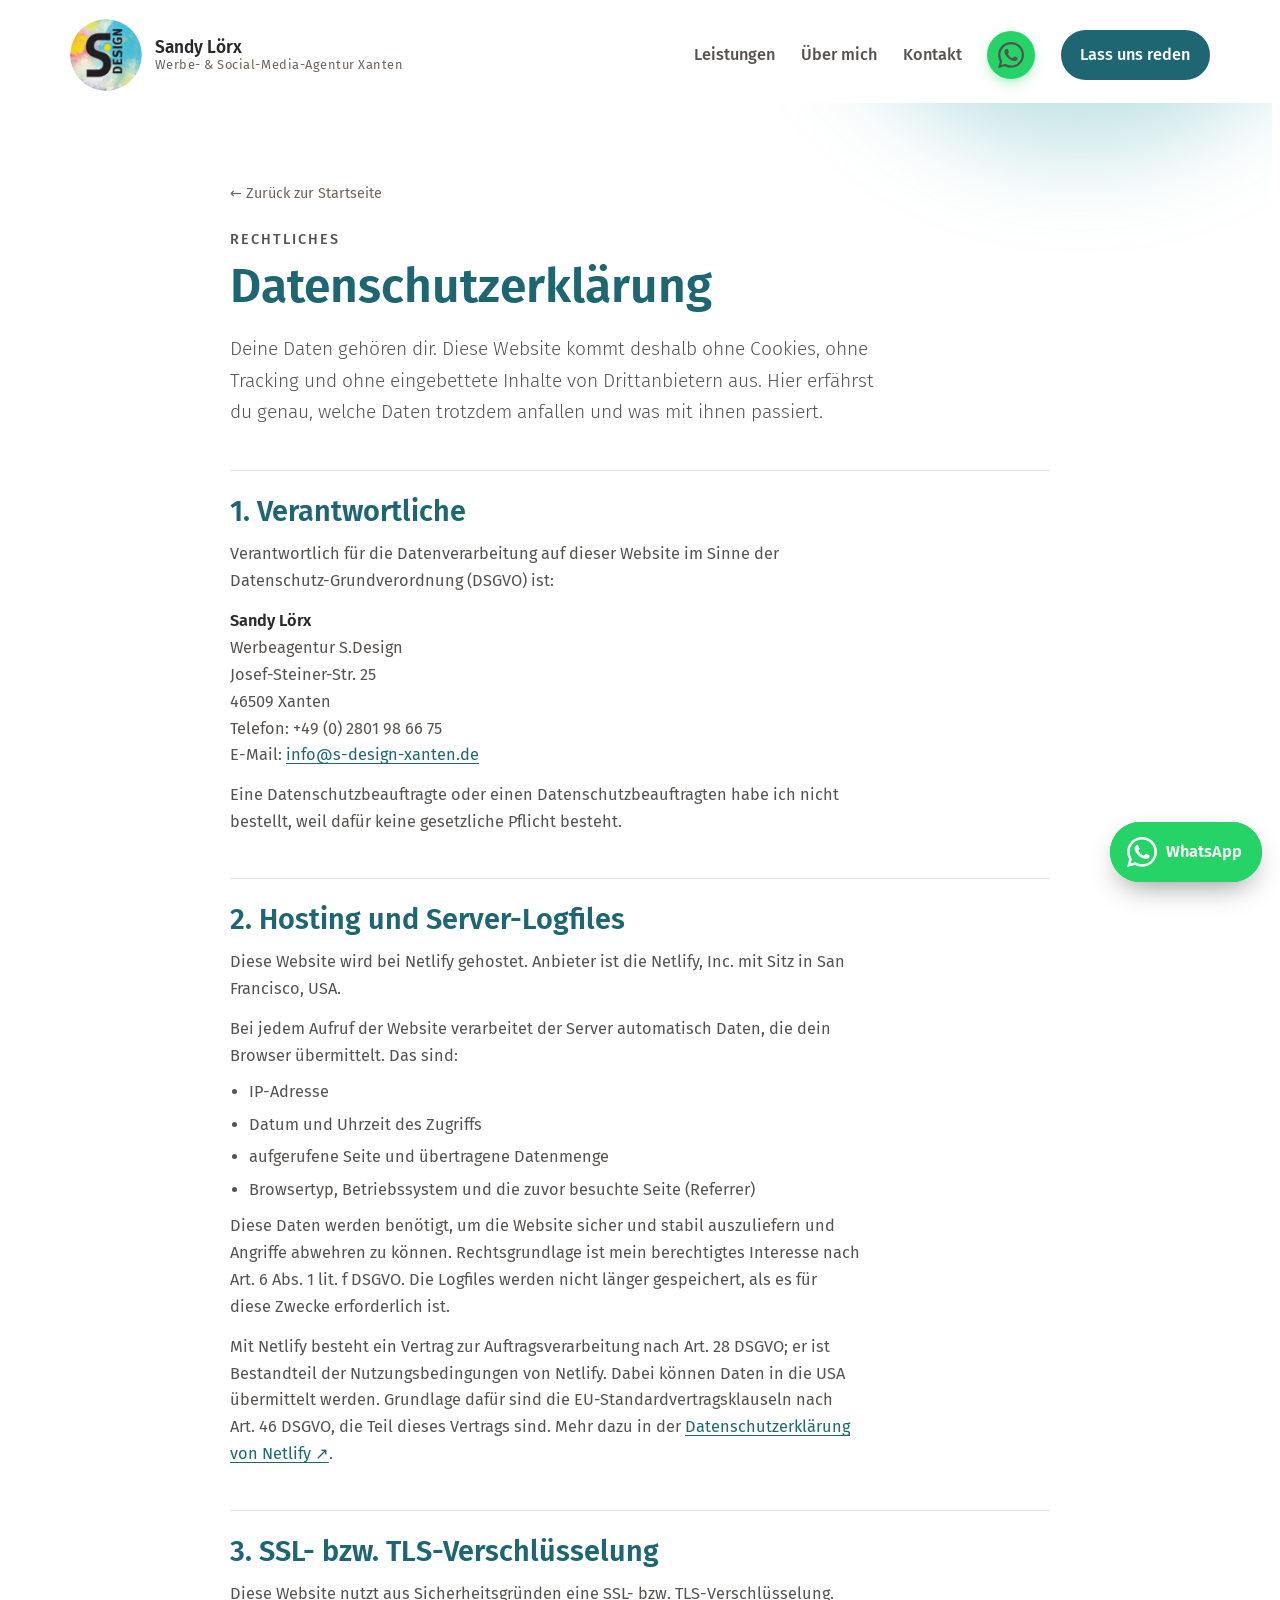
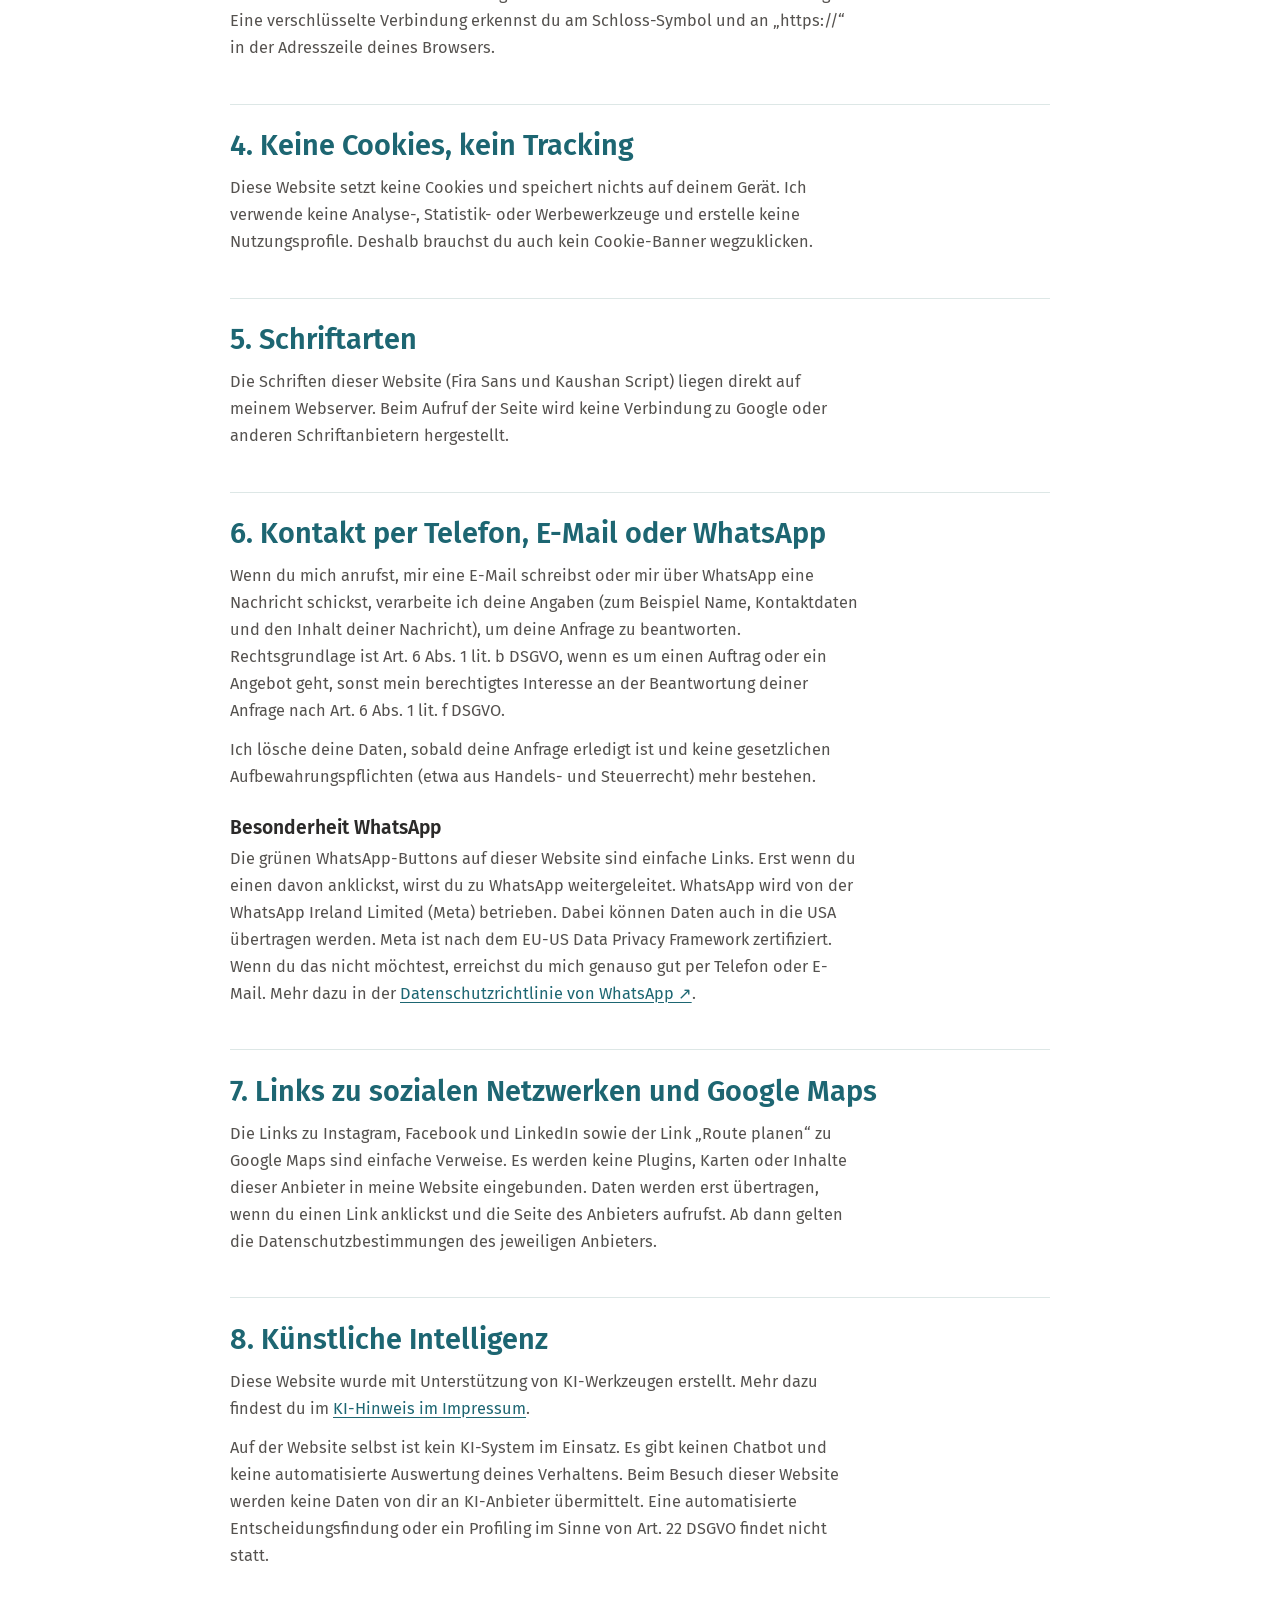
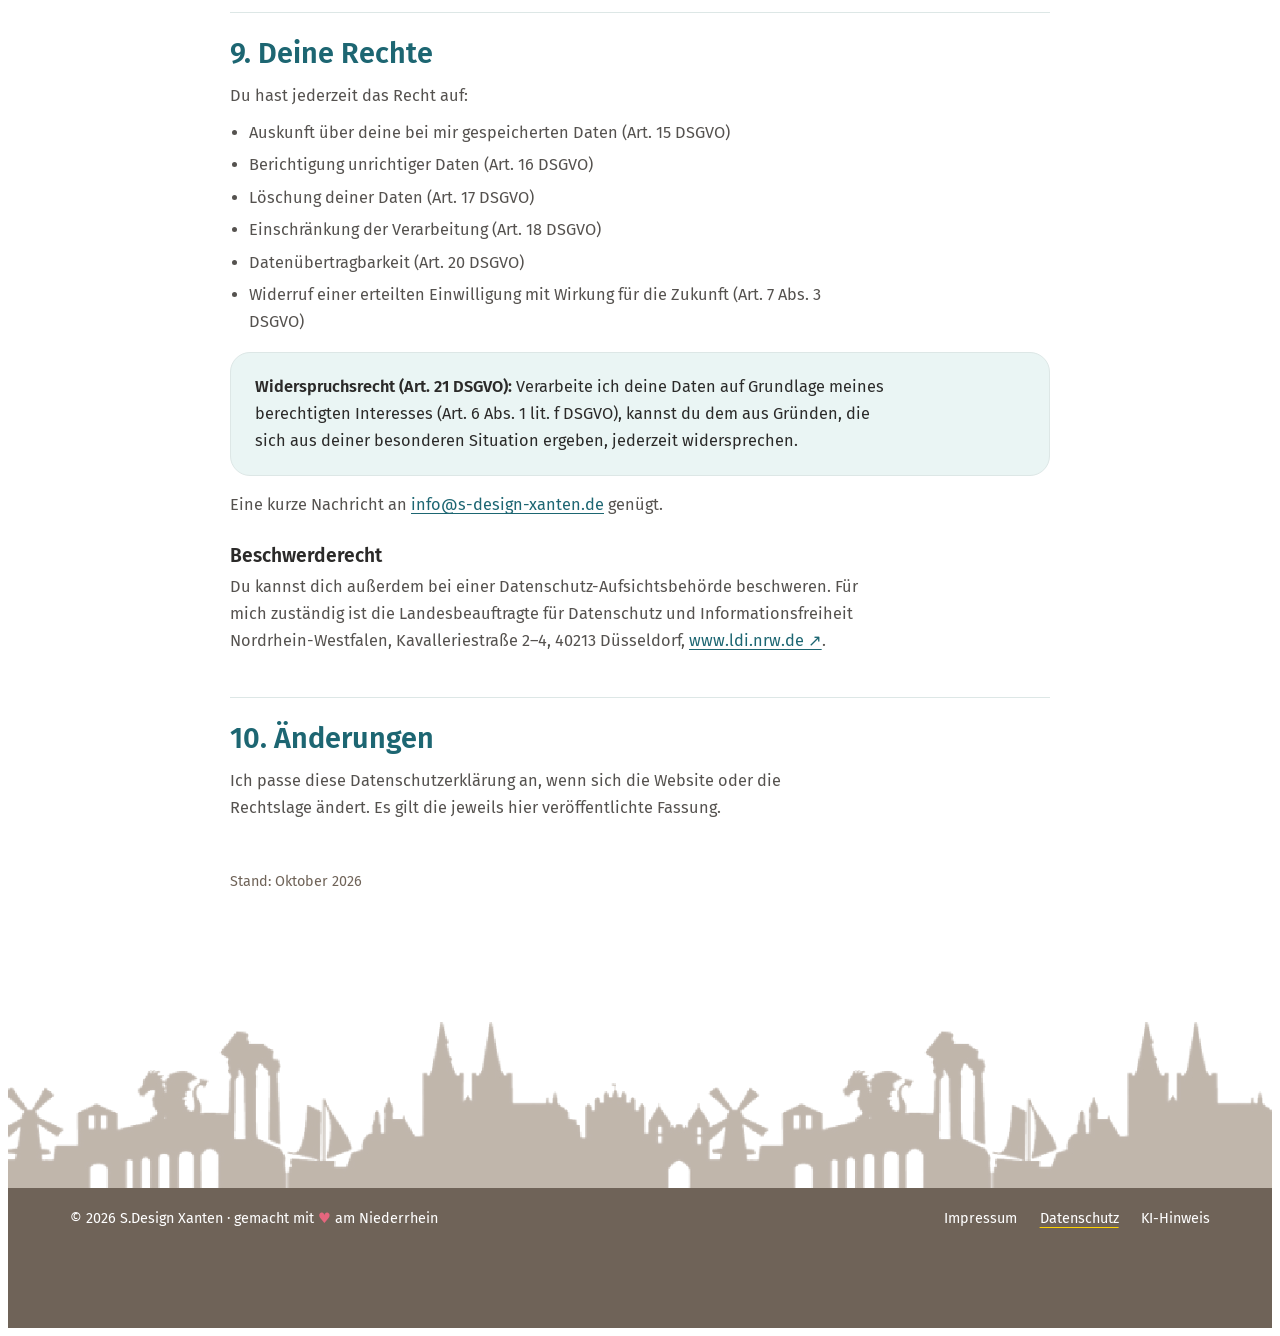
<file: sdesign-startseite 2/datenschutz.html>
<!doctype html>
<html lang="de">
<head>
<meta charset="utf-8">
<meta name="viewport" content="width=device-width, initial-scale=1, viewport-fit=cover">
<title>Datenschutz · S.Design Sandy Lörx</title>
<meta name="description" content="Datenschutzerklärung der Werbeagentur S.Design, Sandy Lörx, Xanten.">
<link rel="stylesheet" href="assets/style.css">
</head>
<body>

<a class="skip" href="#inhalt">Zum Inhalt springen</a>

<header class="top" id="top">
  <div class="wrap">
    <a class="brand" href="index.html" aria-label="S.Design Sandy Lörx, zur Startseite">
      <img src="assets/logo.webp" alt="S.Design Logo" width="72" height="72">
      <span><b>Sandy Lörx</b><small>Werbe- &amp; Social-Media-Agentur Xanten</small></span>
    </a>
    <nav class="nav" aria-label="Hauptnavigation">
      <a href="index.html#leistungen">Leistungen</a>
      <a href="index.html#ueber-mich">Über mich</a>
      <a href="index.html#kontakt">Kontakt</a>
      <a class="wa-top" href="https://wa.me/491723425586" target="_blank" rel="noopener" aria-label="Schreib mir auf WhatsApp" title="WhatsApp"><svg viewBox="0 0 24 24" fill="currentColor" aria-hidden="true"><path d="M17.472 14.382c-.297-.149-1.758-.867-2.03-.967-.273-.099-.471-.148-.67.15-.197.297-.767.966-.94 1.164-.173.199-.347.223-.644.075-.297-.15-1.255-.463-2.39-1.475-.883-.788-1.48-1.761-1.653-2.059-.173-.297-.018-.458.13-.606.134-.133.298-.347.446-.52.149-.174.198-.298.298-.497.099-.198.05-.371-.025-.52-.075-.149-.669-1.612-.916-2.207-.242-.579-.487-.5-.669-.51-.173-.008-.371-.01-.57-.01-.198 0-.52.074-.792.372-.272.297-1.04 1.016-1.04 2.479 0 1.462 1.065 2.875 1.213 3.074.149.198 2.096 3.2 5.077 4.487.709.306 1.262.489 1.694.625.712.227 1.36.195 1.871.118.571-.085 1.758-.719 2.006-1.413.248-.694.248-1.289.173-1.413-.074-.124-.272-.198-.57-.347m-5.421 7.403h-.004a9.87 9.87 0 0 1-5.031-1.378l-.361-.214-3.741.982.998-3.648-.235-.374a9.86 9.86 0 0 1-1.51-5.26c.001-5.45 4.436-9.884 9.888-9.884 2.64 0 5.122 1.03 6.988 2.898a9.825 9.825 0 0 1 2.893 6.994c-.003 5.45-4.437 9.884-9.885 9.884m8.413-18.297A11.815 11.815 0 0 0 12.05 0C5.495 0 .16 5.335.157 11.892c0 2.096.547 4.142 1.588 5.945L.057 24l6.305-1.654a11.882 11.882 0 0 0 5.683 1.448h.005c6.554 0 11.89-5.335 11.893-11.893a11.821 11.821 0 0 0-3.48-8.413z"/></svg></a>
      <a class="btn" href="index.html#kontakt">Lass uns reden</a>
    </nav>
  </div>
</header>

<main id="inhalt">
<section class="legal-page" aria-labelledby="page-title">
  <div class="blobs" aria-hidden="true"><div class="blob a"></div><div class="blob d"></div></div>
  <div class="wrap">
    <a class="back" href="index.html">← Zurück zur Startseite</a>
    <p class="eyebrow">Rechtliches</p>
    <h1 id="page-title">Datenschutzerklärung</h1>
    <p class="intro">Deine Daten gehören dir. Diese Website kommt deshalb ohne Cookies, ohne Tracking und ohne eingebettete Inhalte von Drittanbietern aus. Hier erfährst du genau, welche Daten trotzdem anfallen und was mit ihnen passiert.</p>

    <h2>1. Verantwortliche</h2>
    <p>Verantwortlich für die Datenverarbeitung auf dieser Website im Sinne der Datenschutz-Grundverordnung (DSGVO) ist:</p>
    <p><strong>Sandy Lörx</strong><br>Werbeagentur S.Design<br>Josef-Steiner-Str. 25<br>46509 Xanten<br>Telefon: +49 (0) 2801 98 66 75<br>E-Mail: <a href="mailto:info@s-design-xanten.de">info@s-design-xanten.de</a></p>
    <p>Eine Datenschutzbeauftragte oder einen Datenschutzbeauftragten habe ich nicht bestellt, weil dafür keine gesetzliche Pflicht besteht.</p>

    <h2>2. Hosting und Server-Logfiles</h2>
    <p>Diese Website wird bei Netlify gehostet. Anbieter ist die Netlify, Inc. mit Sitz in San Francisco, USA.</p>
    <p>Bei jedem Aufruf der Website verarbeitet der Server automatisch Daten, die dein Browser übermittelt. Das sind:</p>
    <ul>
      <li>IP-Adresse</li>
      <li>Datum und Uhrzeit des Zugriffs</li>
      <li>aufgerufene Seite und übertragene Datenmenge</li>
      <li>Browsertyp, Betriebssystem und die zuvor besuchte Seite (Referrer)</li>
    </ul>
    <p>Diese Daten werden benötigt, um die Website sicher und stabil auszuliefern und Angriffe abwehren zu können. Rechtsgrundlage ist mein berechtigtes Interesse nach Art. 6 Abs. 1 lit. f DSGVO. Die Logfiles werden nicht länger gespeichert, als es für diese Zwecke erforderlich ist.</p>
    <p>Mit Netlify besteht ein Vertrag zur Auftragsverarbeitung nach Art. 28 DSGVO; er ist Bestandteil der Nutzungsbedingungen von Netlify. Dabei können Daten in die USA übermittelt werden. Grundlage dafür sind die EU-Standardvertragsklauseln nach Art. 46 DSGVO, die Teil dieses Vertrags sind. Mehr dazu in der <a href="https://www.netlify.com/privacy/" target="_blank" rel="noopener">Datenschutzerklärung von Netlify ↗</a>.</p>

    <h2>3. SSL- bzw. TLS-Verschlüsselung</h2>
    <p>Diese Website nutzt aus Sicherheitsgründen eine SSL- bzw. TLS-Verschlüsselung. Eine verschlüsselte Verbindung erkennst du am Schloss-Symbol und an „https://“ in der Adresszeile deines Browsers.</p>

    <h2>4. Keine Cookies, kein Tracking</h2>
    <p>Diese Website setzt keine Cookies und speichert nichts auf deinem Gerät. Ich verwende keine Analyse-, Statistik- oder Werbewerkzeuge und erstelle keine Nutzungsprofile. Deshalb brauchst du auch kein Cookie-Banner wegzuklicken.</p>

    <h2>5. Schriftarten</h2>
    <p>Die Schriften dieser Website (Fira Sans und Kaushan Script) liegen direkt auf meinem Webserver. Beim Aufruf der Seite wird keine Verbindung zu Google oder anderen Schriftanbietern hergestellt.</p>

    <h2>6. Kontakt per Telefon, E-Mail oder WhatsApp</h2>
    <p>Wenn du mich anrufst, mir eine E-Mail schreibst oder mir über WhatsApp eine Nachricht schickst, verarbeite ich deine Angaben (zum Beispiel Name, Kontaktdaten und den Inhalt deiner Nachricht), um deine Anfrage zu beantworten. Rechtsgrundlage ist Art. 6 Abs. 1 lit. b DSGVO, wenn es um einen Auftrag oder ein Angebot geht, sonst mein berechtigtes Interesse an der Beantwortung deiner Anfrage nach Art. 6 Abs. 1 lit. f DSGVO.</p>
    <p>Ich lösche deine Daten, sobald deine Anfrage erledigt ist und keine gesetzlichen Aufbewahrungspflichten (etwa aus Handels- und Steuerrecht) mehr bestehen.</p>
    <h3>Besonderheit WhatsApp</h3>
    <p>Die grünen WhatsApp-Buttons auf dieser Website sind einfache Links. Erst wenn du einen davon anklickst, wirst du zu WhatsApp weitergeleitet. WhatsApp wird von der WhatsApp Ireland Limited (Meta) betrieben. Dabei können Daten auch in die USA übertragen werden. Meta ist nach dem EU-US Data Privacy Framework zertifiziert. Wenn du das nicht möchtest, erreichst du mich genauso gut per Telefon oder E-Mail. Mehr dazu in der <a href="https://www.whatsapp.com/legal/privacy-policy-eea" target="_blank" rel="noopener">Datenschutzrichtlinie von WhatsApp ↗</a>.</p>

    <h2>7. Links zu sozialen Netzwerken und Google Maps</h2>
    <p>Die Links zu Instagram, Facebook und LinkedIn sowie der Link „Route planen“ zu Google Maps sind einfache Verweise. Es werden keine Plugins, Karten oder Inhalte dieser Anbieter in meine Website eingebunden. Daten werden erst übertragen, wenn du einen Link anklickst und die Seite des Anbieters aufrufst. Ab dann gelten die Datenschutzbestimmungen des jeweiligen Anbieters.</p>

    <h2 id="ki">8. Künstliche Intelligenz</h2>
    <p>Diese Website wurde mit Unterstützung von KI-Werkzeugen erstellt. Mehr dazu findest du im <a href="impressum.html#ki">KI-Hinweis im Impressum</a>.</p>
    <p>Auf der Website selbst ist kein KI-System im Einsatz. Es gibt keinen Chatbot und keine automatisierte Auswertung deines Verhaltens. Beim Besuch dieser Website werden keine Daten von dir an KI-Anbieter übermittelt. Eine automatisierte Entscheidungsfindung oder ein Profiling im Sinne von Art. 22 DSGVO findet nicht statt.</p>

    <h2>9. Deine Rechte</h2>
    <p>Du hast jederzeit das Recht auf:</p>
    <ul>
      <li>Auskunft über deine bei mir gespeicherten Daten (Art. 15 DSGVO)</li>
      <li>Berichtigung unrichtiger Daten (Art. 16 DSGVO)</li>
      <li>Löschung deiner Daten (Art. 17 DSGVO)</li>
      <li>Einschränkung der Verarbeitung (Art. 18 DSGVO)</li>
      <li>Datenübertragbarkeit (Art. 20 DSGVO)</li>
      <li>Widerruf einer erteilten Einwilligung mit Wirkung für die Zukunft (Art. 7 Abs. 3 DSGVO)</li>
    </ul>
    <div class="box">
      <p><strong>Widerspruchsrecht (Art. 21 DSGVO):</strong> Verarbeite ich deine Daten auf Grundlage meines berechtigten Interesses (Art. 6 Abs. 1 lit. f DSGVO), kannst du dem aus Gründen, die sich aus deiner besonderen Situation ergeben, jederzeit widersprechen.</p>
    </div>
    <p style="margin-top:1rem">Eine kurze Nachricht an <a href="mailto:info@s-design-xanten.de">info@s-design-xanten.de</a> genügt.</p>
    <h3>Beschwerderecht</h3>
    <p>Du kannst dich außerdem bei einer Datenschutz-Aufsichtsbehörde beschweren. Für mich zuständig ist die Landesbeauftragte für Datenschutz und Informationsfreiheit Nordrhein-Westfalen, Kavalleriestraße 2–4, 40213 Düsseldorf, <a href="https://www.ldi.nrw.de" target="_blank" rel="noopener">www.ldi.nrw.de ↗</a>.</p>

    <h2>10. Änderungen</h2>
    <p>Ich passe diese Datenschutzerklärung an, wenn sich die Website oder die Rechtslage ändert. Es gilt die jeweils hier veröffentlichte Fassung.</p>

    <p class="stand">Stand: Oktober 2026</p>
  </div>
</section>
</main>

<a class="wa-float" href="https://wa.me/491723425586" target="_blank" rel="noopener" aria-label="Schreib mir auf WhatsApp"><svg viewBox="0 0 24 24" fill="currentColor" aria-hidden="true"><path d="M17.472 14.382c-.297-.149-1.758-.867-2.03-.967-.273-.099-.471-.148-.67.15-.197.297-.767.966-.94 1.164-.173.199-.347.223-.644.075-.297-.15-1.255-.463-2.39-1.475-.883-.788-1.48-1.761-1.653-2.059-.173-.297-.018-.458.13-.606.134-.133.298-.347.446-.52.149-.174.198-.298.298-.497.099-.198.05-.371-.025-.52-.075-.149-.669-1.612-.916-2.207-.242-.579-.487-.5-.669-.51-.173-.008-.371-.01-.57-.01-.198 0-.52.074-.792.372-.272.297-1.04 1.016-1.04 2.479 0 1.462 1.065 2.875 1.213 3.074.149.198 2.096 3.2 5.077 4.487.709.306 1.262.489 1.694.625.712.227 1.36.195 1.871.118.571-.085 1.758-.719 2.006-1.413.248-.694.248-1.289.173-1.413-.074-.124-.272-.198-.57-.347m-5.421 7.403h-.004a9.87 9.87 0 0 1-5.031-1.378l-.361-.214-3.741.982.998-3.648-.235-.374a9.86 9.86 0 0 1-1.51-5.26c.001-5.45 4.436-9.884 9.888-9.884 2.64 0 5.122 1.03 6.988 2.898a9.825 9.825 0 0 1 2.893 6.994c-.003 5.45-4.437 9.884-9.885 9.884m8.413-18.297A11.815 11.815 0 0 0 12.05 0C5.495 0 .16 5.335.157 11.892c0 2.096.547 4.142 1.588 5.945L.057 24l6.305-1.654a11.882 11.882 0 0 0 5.683 1.448h.005c6.554 0 11.89-5.335 11.893-11.893a11.821 11.821 0 0 0-3.48-8.413z"/></svg><span>WhatsApp</span></a>

<footer>
  <div class="skyline" role="img" aria-label="Silhouette von Xanten mit Dom, Windmühle und Römertempel"></div>
  <div class="foot">
    <div class="wrap">
      <span>© <span id="year">2026</span> S.Design Xanten · gemacht mit <span class="heart">♥</span> am Niederrhein</span>
      <nav aria-label="Rechtliches"><a href="impressum.html">Impressum</a><a href="datenschutz.html" aria-current="page">Datenschutz</a><a href="impressum.html#ki">KI-Hinweis</a></nav>
    </div>
  </div>
</footer>

<script>
(function(){
  var top=document.querySelector(".top");
  function onScroll(){ if(top) top.classList.toggle("scrolled", window.scrollY>8); }
  window.addEventListener("scroll", onScroll, {passive:true}); onScroll();
  var y=document.getElementById("year"); if(y) y.textContent=new Date().getFullYear();
})();
</script>
</body>
</html>
</file>
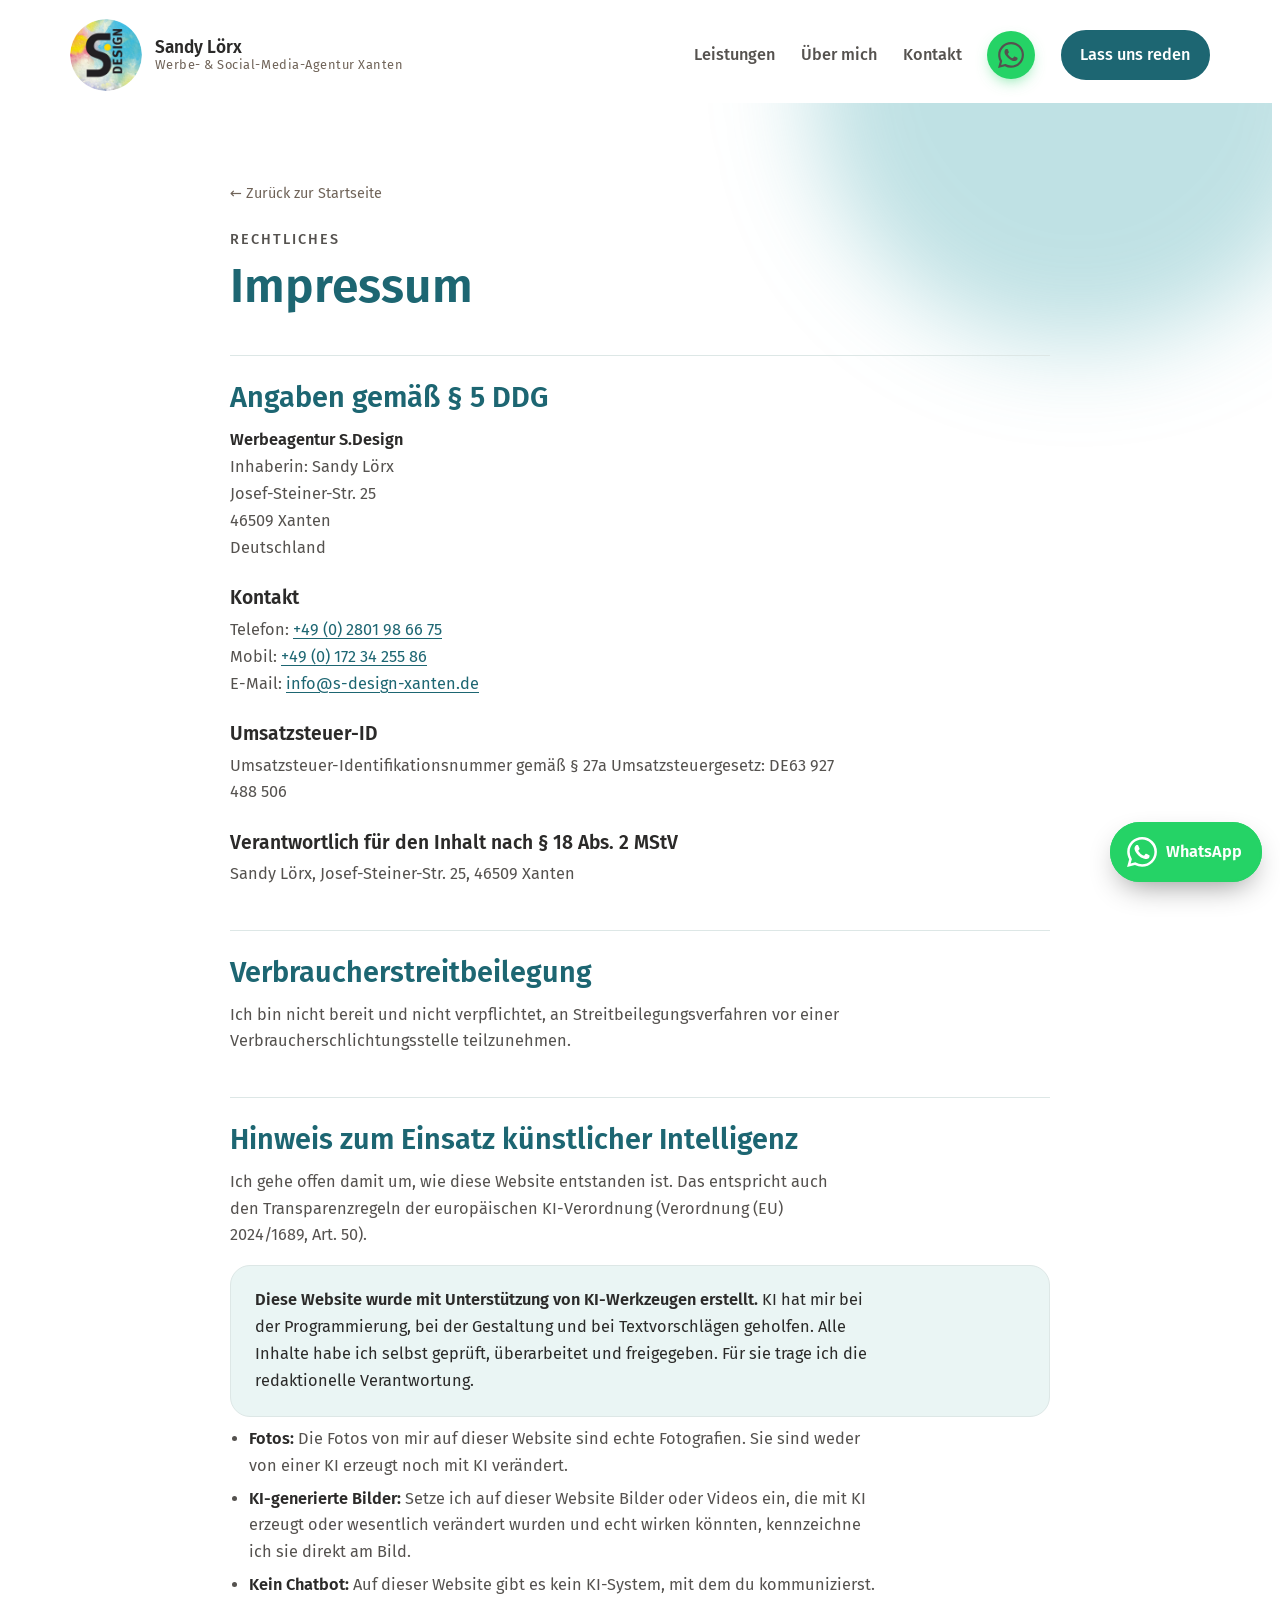
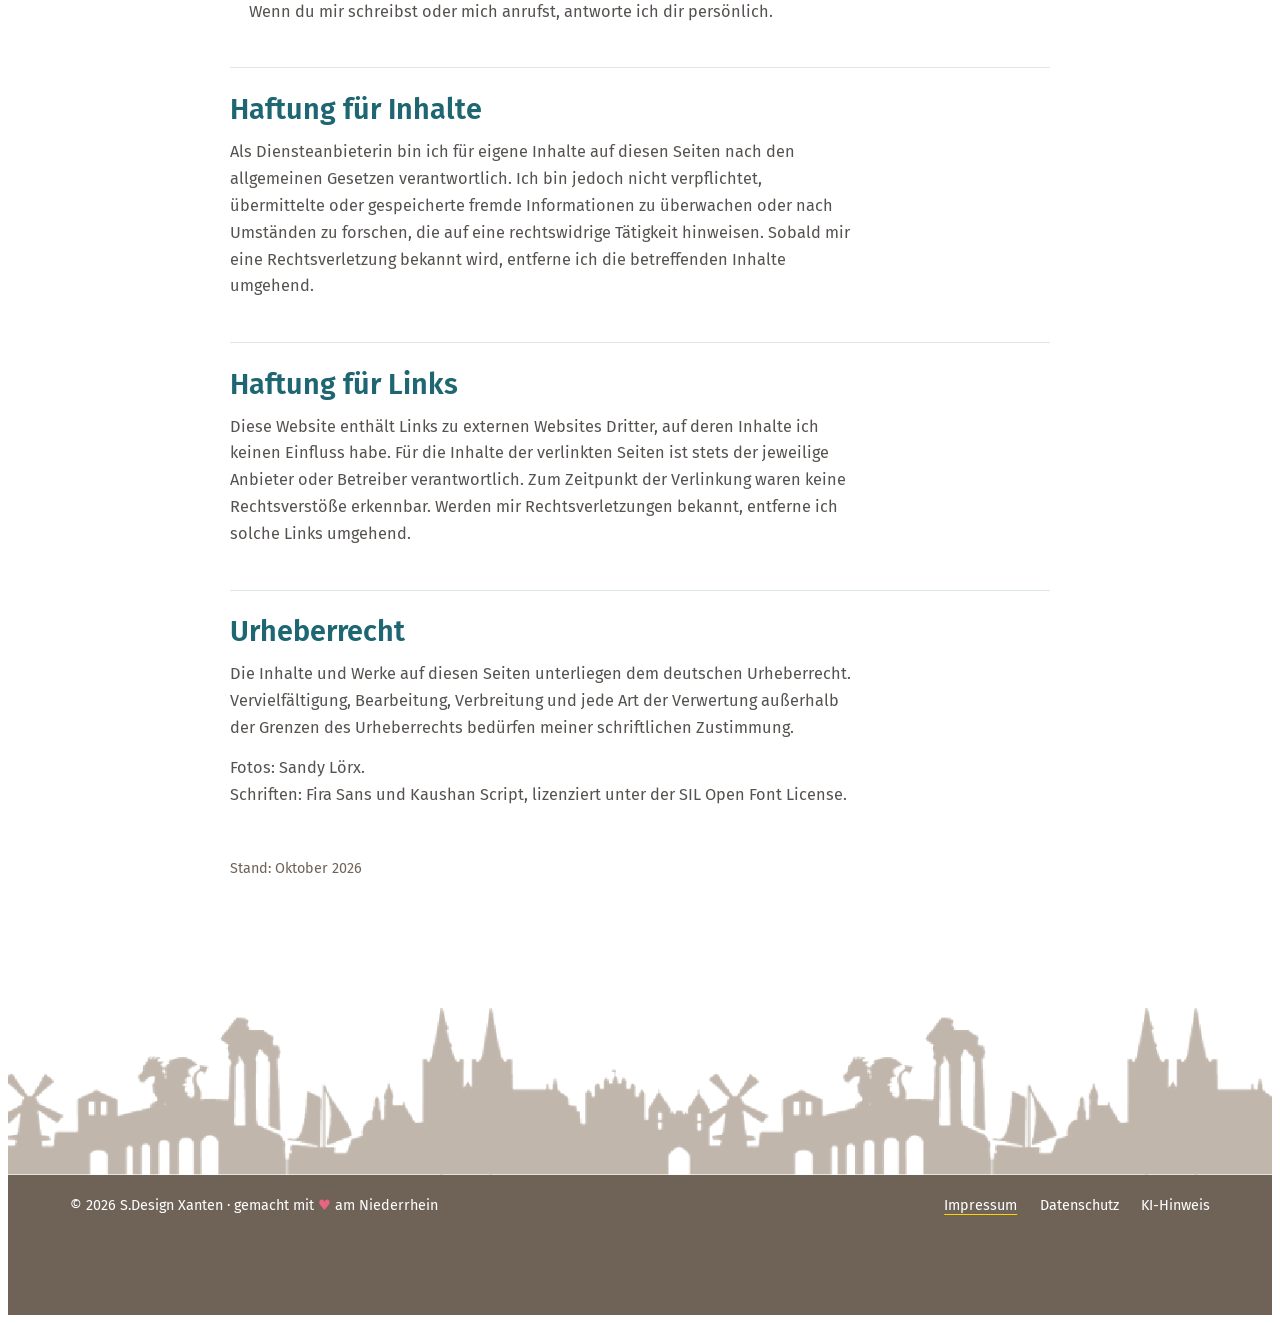
<file: sdesign-startseite 2/impressum.html>
<!doctype html>
<html lang="de">
<head>
<meta charset="utf-8">
<meta name="viewport" content="width=device-width, initial-scale=1, viewport-fit=cover">
<title>Impressum · S.Design Sandy Lörx</title>
<meta name="description" content="Impressum der Werbeagentur S.Design, Sandy Lörx, Xanten.">
<link rel="stylesheet" href="assets/style.css">
</head>
<body>

<a class="skip" href="#inhalt">Zum Inhalt springen</a>

<header class="top" id="top">
  <div class="wrap">
    <a class="brand" href="index.html" aria-label="S.Design Sandy Lörx, zur Startseite">
      <img src="assets/logo.webp" alt="S.Design Logo" width="72" height="72">
      <span><b>Sandy Lörx</b><small>Werbe- &amp; Social-Media-Agentur Xanten</small></span>
    </a>
    <nav class="nav" aria-label="Hauptnavigation">
      <a href="index.html#leistungen">Leistungen</a>
      <a href="index.html#ueber-mich">Über mich</a>
      <a href="index.html#kontakt">Kontakt</a>
      <a class="wa-top" href="https://wa.me/491723425586" target="_blank" rel="noopener" aria-label="Schreib mir auf WhatsApp" title="WhatsApp"><svg viewBox="0 0 24 24" fill="currentColor" aria-hidden="true"><path d="M17.472 14.382c-.297-.149-1.758-.867-2.03-.967-.273-.099-.471-.148-.67.15-.197.297-.767.966-.94 1.164-.173.199-.347.223-.644.075-.297-.15-1.255-.463-2.39-1.475-.883-.788-1.48-1.761-1.653-2.059-.173-.297-.018-.458.13-.606.134-.133.298-.347.446-.52.149-.174.198-.298.298-.497.099-.198.05-.371-.025-.52-.075-.149-.669-1.612-.916-2.207-.242-.579-.487-.5-.669-.51-.173-.008-.371-.01-.57-.01-.198 0-.52.074-.792.372-.272.297-1.04 1.016-1.04 2.479 0 1.462 1.065 2.875 1.213 3.074.149.198 2.096 3.2 5.077 4.487.709.306 1.262.489 1.694.625.712.227 1.36.195 1.871.118.571-.085 1.758-.719 2.006-1.413.248-.694.248-1.289.173-1.413-.074-.124-.272-.198-.57-.347m-5.421 7.403h-.004a9.87 9.87 0 0 1-5.031-1.378l-.361-.214-3.741.982.998-3.648-.235-.374a9.86 9.86 0 0 1-1.51-5.26c.001-5.45 4.436-9.884 9.888-9.884 2.64 0 5.122 1.03 6.988 2.898a9.825 9.825 0 0 1 2.893 6.994c-.003 5.45-4.437 9.884-9.885 9.884m8.413-18.297A11.815 11.815 0 0 0 12.05 0C5.495 0 .16 5.335.157 11.892c0 2.096.547 4.142 1.588 5.945L.057 24l6.305-1.654a11.882 11.882 0 0 0 5.683 1.448h.005c6.554 0 11.89-5.335 11.893-11.893a11.821 11.821 0 0 0-3.48-8.413z"/></svg></a>
      <a class="btn" href="index.html#kontakt">Lass uns reden</a>
    </nav>
  </div>
</header>

<main id="inhalt">
<section class="legal-page" aria-labelledby="page-title">
  <div class="blobs" aria-hidden="true"><div class="blob a"></div><div class="blob d"></div></div>
  <div class="wrap">
    <a class="back" href="index.html">← Zurück zur Startseite</a>
    <p class="eyebrow">Rechtliches</p>
    <h1 id="page-title">Impressum</h1>

    <h2>Angaben gemäß § 5 DDG</h2>
    <p><strong>Werbeagentur S.Design</strong><br>Inhaberin: Sandy Lörx<br>Josef-Steiner-Str. 25<br>46509 Xanten<br>Deutschland</p>

    <h3>Kontakt</h3>
    <p>Telefon: <a href="tel:+492801986675">+49 (0) 2801 98 66 75</a><br>Mobil: <a href="tel:+491723425586">+49 (0) 172 34 255 86</a><br>E-Mail: <a href="mailto:info@s-design-xanten.de">info@s-design-xanten.de</a></p>

    <h3>Umsatzsteuer-ID</h3>
    <!-- BITTE PRÜFEN: Eine deutsche USt-IdNr. besteht aus „DE“ und genau 9 Ziffern. -->
    <p>Umsatzsteuer-Identifikationsnummer gemäß § 27a Umsatzsteuergesetz: DE63 927 488 506</p>

    <h3>Verantwortlich für den Inhalt nach § 18 Abs. 2 MStV</h3>
    <p>Sandy Lörx, Josef-Steiner-Str. 25, 46509 Xanten</p>

    <h2>Verbraucherstreitbeilegung</h2>
    <p>Ich bin nicht bereit und nicht verpflichtet, an Streitbeilegungsverfahren vor einer Verbraucherschlichtungsstelle teilzunehmen.</p>

    <h2 id="ki">Hinweis zum Einsatz künstlicher Intelligenz</h2>
    <p>Ich gehe offen damit um, wie diese Website entstanden ist. Das entspricht auch den Transparenzregeln der europäischen KI-Verordnung (Verordnung (EU) 2024/1689, Art. 50).</p>
    <div class="box">
      <p><strong>Diese Website wurde mit Unterstützung von KI-Werkzeugen erstellt.</strong> KI hat mir bei der Programmierung, bei der Gestaltung und bei Textvorschlägen geholfen. Alle Inhalte habe ich selbst geprüft, überarbeitet und freigegeben. Für sie trage ich die redaktionelle Verantwortung.</p>
    </div>
    <ul>
      <!-- BITTE BESTÄTIGEN: Sind die neuen Fotos unbearbeitet bzw. ohne KI-Hintergrund? -->
      <li><strong>Fotos:</strong> Die Fotos von mir auf dieser Website sind echte Fotografien. Sie sind weder von einer KI erzeugt noch mit KI verändert.</li>
      <li><strong>KI-generierte Bilder:</strong> Setze ich auf dieser Website Bilder oder Videos ein, die mit KI erzeugt oder wesentlich verändert wurden und echt wirken könnten, kennzeichne ich sie direkt am Bild.</li>
      <li><strong>Kein Chatbot:</strong> Auf dieser Website gibt es kein KI-System, mit dem du kommunizierst. Wenn du mir schreibst oder mich anrufst, antworte ich dir persönlich.</li>
    </ul>

    <h2>Haftung für Inhalte</h2>
    <p>Als Diensteanbieterin bin ich für eigene Inhalte auf diesen Seiten nach den allgemeinen Gesetzen verantwortlich. Ich bin jedoch nicht verpflichtet, übermittelte oder gespeicherte fremde Informationen zu überwachen oder nach Umständen zu forschen, die auf eine rechtswidrige Tätigkeit hinweisen. Sobald mir eine Rechtsverletzung bekannt wird, entferne ich die betreffenden Inhalte umgehend.</p>

    <h2>Haftung für Links</h2>
    <p>Diese Website enthält Links zu externen Websites Dritter, auf deren Inhalte ich keinen Einfluss habe. Für die Inhalte der verlinkten Seiten ist stets der jeweilige Anbieter oder Betreiber verantwortlich. Zum Zeitpunkt der Verlinkung waren keine Rechtsverstöße erkennbar. Werden mir Rechtsverletzungen bekannt, entferne ich solche Links umgehend.</p>

    <h2>Urheberrecht</h2>
    <p>Die Inhalte und Werke auf diesen Seiten unterliegen dem deutschen Urheberrecht. Vervielfältigung, Bearbeitung, Verbreitung und jede Art der Verwertung außerhalb der Grenzen des Urheberrechts bedürfen meiner schriftlichen Zustimmung.</p>
    <!-- BITTE BESTÄTIGEN: Wer hat die neuen Fotos gemacht? -->
    <p>Fotos: Sandy Lörx.<br>Schriften: Fira Sans und Kaushan Script, lizenziert unter der SIL Open Font License.</p>

    <p class="stand">Stand: Oktober 2026</p>
  </div>
</section>
</main>

<a class="wa-float" href="https://wa.me/491723425586" target="_blank" rel="noopener" aria-label="Schreib mir auf WhatsApp"><svg viewBox="0 0 24 24" fill="currentColor" aria-hidden="true"><path d="M17.472 14.382c-.297-.149-1.758-.867-2.03-.967-.273-.099-.471-.148-.67.15-.197.297-.767.966-.94 1.164-.173.199-.347.223-.644.075-.297-.15-1.255-.463-2.39-1.475-.883-.788-1.48-1.761-1.653-2.059-.173-.297-.018-.458.13-.606.134-.133.298-.347.446-.52.149-.174.198-.298.298-.497.099-.198.05-.371-.025-.52-.075-.149-.669-1.612-.916-2.207-.242-.579-.487-.5-.669-.51-.173-.008-.371-.01-.57-.01-.198 0-.52.074-.792.372-.272.297-1.04 1.016-1.04 2.479 0 1.462 1.065 2.875 1.213 3.074.149.198 2.096 3.2 5.077 4.487.709.306 1.262.489 1.694.625.712.227 1.36.195 1.871.118.571-.085 1.758-.719 2.006-1.413.248-.694.248-1.289.173-1.413-.074-.124-.272-.198-.57-.347m-5.421 7.403h-.004a9.87 9.87 0 0 1-5.031-1.378l-.361-.214-3.741.982.998-3.648-.235-.374a9.86 9.86 0 0 1-1.51-5.26c.001-5.45 4.436-9.884 9.888-9.884 2.64 0 5.122 1.03 6.988 2.898a9.825 9.825 0 0 1 2.893 6.994c-.003 5.45-4.437 9.884-9.885 9.884m8.413-18.297A11.815 11.815 0 0 0 12.05 0C5.495 0 .16 5.335.157 11.892c0 2.096.547 4.142 1.588 5.945L.057 24l6.305-1.654a11.882 11.882 0 0 0 5.683 1.448h.005c6.554 0 11.89-5.335 11.893-11.893a11.821 11.821 0 0 0-3.48-8.413z"/></svg><span>WhatsApp</span></a>

<footer>
  <div class="skyline" role="img" aria-label="Silhouette von Xanten mit Dom, Windmühle und Römertempel"></div>
  <div class="foot">
    <div class="wrap">
      <span>© <span id="year">2026</span> S.Design Xanten · gemacht mit <span class="heart">♥</span> am Niederrhein</span>
      <nav aria-label="Rechtliches"><a href="impressum.html" aria-current="page">Impressum</a><a href="datenschutz.html">Datenschutz</a><a href="impressum.html#ki">KI-Hinweis</a></nav>
    </div>
  </div>
</footer>

<script>
(function(){
  var top=document.querySelector(".top");
  function onScroll(){ if(top) top.classList.toggle("scrolled", window.scrollY>8); }
  window.addEventListener("scroll", onScroll, {passive:true}); onScroll();
  var y=document.getElementById("year"); if(y) y.textContent=new Date().getFullYear();
})();
</script>
</body>
</html>
</file>
<file: sdesign-startseite 2/assets/style.css>
/* Schriften lokal eingebunden (keine Verbindung zu Google beim Seitenaufruf) */
@font-face{font-family:"Fira Sans";font-style:italic;font-weight:300;font-display:swap;src:url(fonts/fira-sans-300-italic.woff2) format("woff2");unicode-range:U+0000-00FF, U+0131, U+0152-0153, U+02BB-02BC, U+02C6, U+02DA, U+02DC, U+0304, U+0308, U+0329, U+2000-206F, U+20AC, U+2122, U+2191, U+2193, U+2212, U+2215, U+FEFF, U+FFFD}
@font-face{font-family:"Fira Sans";font-style:normal;font-weight:300;font-display:swap;src:url(fonts/fira-sans-300.woff2) format("woff2");unicode-range:U+0000-00FF, U+0131, U+0152-0153, U+02BB-02BC, U+02C6, U+02DA, U+02DC, U+0304, U+0308, U+0329, U+2000-206F, U+20AC, U+2122, U+2191, U+2193, U+2212, U+2215, U+FEFF, U+FFFD}
@font-face{font-family:"Fira Sans";font-style:normal;font-weight:400;font-display:swap;src:url(fonts/fira-sans-400.woff2) format("woff2");unicode-range:U+0000-00FF, U+0131, U+0152-0153, U+02BB-02BC, U+02C6, U+02DA, U+02DC, U+0304, U+0308, U+0329, U+2000-206F, U+20AC, U+2122, U+2191, U+2193, U+2212, U+2215, U+FEFF, U+FFFD}
@font-face{font-family:"Fira Sans";font-style:normal;font-weight:500;font-display:swap;src:url(fonts/fira-sans-500.woff2) format("woff2");unicode-range:U+0000-00FF, U+0131, U+0152-0153, U+02BB-02BC, U+02C6, U+02DA, U+02DC, U+0304, U+0308, U+0329, U+2000-206F, U+20AC, U+2122, U+2191, U+2193, U+2212, U+2215, U+FEFF, U+FFFD}
@font-face{font-family:"Fira Sans";font-style:normal;font-weight:600;font-display:swap;src:url(fonts/fira-sans-600.woff2) format("woff2");unicode-range:U+0000-00FF, U+0131, U+0152-0153, U+02BB-02BC, U+02C6, U+02DA, U+02DC, U+0304, U+0308, U+0329, U+2000-206F, U+20AC, U+2122, U+2191, U+2193, U+2212, U+2215, U+FEFF, U+FFFD}
@font-face{font-family:"Fira Sans";font-style:normal;font-weight:700;font-display:swap;src:url(fonts/fira-sans-700.woff2) format("woff2");unicode-range:U+0000-00FF, U+0131, U+0152-0153, U+02BB-02BC, U+02C6, U+02DA, U+02DC, U+0304, U+0308, U+0329, U+2000-206F, U+20AC, U+2122, U+2191, U+2193, U+2212, U+2215, U+FEFF, U+FFFD}
@font-face{font-family:"Fira Sans";font-style:italic;font-weight:500;font-display:swap;src:url(fonts/fira-sans-500-italic.woff2) format("woff2");unicode-range:U+0000-00FF, U+0131, U+0152-0153, U+02BB-02BC, U+02C6, U+02DA, U+02DC, U+0304, U+0308, U+0329, U+2000-206F, U+20AC, U+2122, U+2191, U+2193, U+2212, U+2215, U+FEFF, U+FFFD}
@font-face{font-family:"Kaushan Script";font-style:normal;font-weight:400;font-display:swap;src:url(fonts/kaushan-script-400.woff2) format("woff2");unicode-range:U+0000-00FF, U+0131, U+0152-0153, U+02BB-02BC, U+02C6, U+02DA, U+02DC, U+0304, U+0308, U+0329, U+2000-206F, U+20AC, U+2122, U+2191, U+2193, U+2212, U+2215, U+FEFF, U+FFFD}

/* Layout: ruhige, weiße Seite mit Aquarell-Wolken aus dem Logo; großes rundes Logo als Herz der Startseite,
   Inhalte in klaren Bändern, Xanten-Skyline als Fundament im Footer. */
:root{
  --paper:#FFFFFF;          /* Weiß, Sandys Wunsch */
  --mist:#EAF5F4;           /* heller Türkis-Hauch für Flächen */
  --sand:#F3EFEA;           /* heller Taupe für Flächen */
  --tuerkis:#2C9CA6;        /* warmes Türkis aus dem Logo-Aquarell */
  --petrol:#1D6672;         /* Petrol der Rollup-Headline: Headlines, Buttons */
  --petrol-deep:#154C55;
  --taupe:#A89A8C;          /* Taupe, Sandys Wunsch */
  --taupe-ink:#6F6358;      /* Taupe dunkel, lesbar für Labels */
  --ink:#2B2A29;            /* Anthrazit vom „S“ */
  --ink-soft:#55524F;
  --sun:#FFD200;            /* Logo-Punkt, sparsam */
  --rose:#E5667E;           /* Herz, sparsam */
  --line:#DDE7E6;
  --foot:#6F6358;
  --on-petrol:#FFFFFF;
  --blob-a:rgba(44,156,166,.30);
  --blob-b:rgba(255,210,0,.26);
  --blob-c:rgba(229,102,126,.20);
  --blob-d:rgba(96,186,224,.30);
  --shadow:0 18px 50px -24px rgba(21,76,85,.45);

  --f-sans:"Fira Sans", "Segoe UI", system-ui, -apple-system, Roboto, Arial, sans-serif;
  --f-script:"Kaushan Script", "Segoe Script", "Brush Script MT", cursive;

  --s-xs:clamp(.82rem,.78rem + .15vw,.9rem);
  --s-sm:clamp(.95rem,.92rem + .15vw,1.02rem);
  --s-md:clamp(1.06rem,1rem + .3vw,1.2rem);
  --s-lg:clamp(1.35rem,1.15rem + .9vw,1.8rem);
  --s-xl:clamp(1.9rem,1.4rem + 2.2vw,3rem);
  --s-xxl:clamp(2.3rem,1.5rem + 3.6vw,4.3rem);
  --wrap:1180px;
}
@media (prefers-color-scheme: dark){:root:not([data-theme="light"]){
  --paper:#0F1F22; --mist:#132B2F; --sand:#1A2624; --tuerkis:#5CC3CC; --petrol:#8FD5DB; --petrol-deep:#0B3B42;
  --taupe:#B9AC9F; --taupe-ink:#C9BDB1; --ink:#ECF3F2; --ink-soft:#B8C6C5; --line:#24403F; --foot:#2C2622; --on-petrol:#0F1F22;
  --blob-a:rgba(92,195,204,.20); --blob-b:rgba(255,210,0,.12); --blob-c:rgba(229,102,126,.13); --blob-d:rgba(96,186,224,.18);
  --shadow:0 18px 50px -24px rgba(0,0,0,.7); color-scheme:dark;
}}
:root[data-theme="dark"]{
  --paper:#0F1F22; --mist:#132B2F; --sand:#1A2624; --tuerkis:#5CC3CC; --petrol:#8FD5DB; --petrol-deep:#0B3B42;
  --taupe:#B9AC9F; --taupe-ink:#C9BDB1; --ink:#ECF3F2; --ink-soft:#B8C6C5; --line:#24403F; --foot:#2C2622; --on-petrol:#0F1F22;
  --blob-a:rgba(92,195,204,.20); --blob-b:rgba(255,210,0,.12); --blob-c:rgba(229,102,126,.13); --blob-d:rgba(96,186,224,.18);
  --shadow:0 18px 50px -24px rgba(0,0,0,.7); color-scheme:dark;
}

*,*::before,*::after{box-sizing:border-box}
html{scroll-behavior:smooth}
body{background:var(--paper);color:var(--ink);font-family:var(--f-sans);font-size:var(--s-sm);line-height:1.65;font-weight:400;overflow-x:hidden;-webkit-font-smoothing:antialiased}
body::before{content:"";position:fixed;inset:0 0 auto;height:env(safe-area-inset-top,0px);z-index:60;background:var(--paper)}
h1,h2,h3{line-height:1.12;text-wrap:balance;margin:0;font-weight:600;color:var(--petrol)}
p{margin:0}
a{color:inherit}
:focus-visible{outline:3px solid var(--tuerkis);outline-offset:3px;border-radius:6px}
.wrap{max-width:var(--wrap);margin-inline:auto;padding-left:max(20px,env(safe-area-inset-left,0px));padding-right:max(20px,env(safe-area-inset-right,0px))}
.script{font-family:var(--f-script);font-weight:400;color:var(--tuerkis)}
.eyebrow{font-size:var(--s-xs);letter-spacing:.14em;text-transform:uppercase;font-weight:500;color:var(--taupe-ink)}
.lead{font-size:var(--s-md);color:var(--ink-soft);max-width:60ch;font-weight:300}
.skip{position:absolute;left:-999px;top:8px;background:var(--petrol);color:var(--on-petrol);padding:.6rem 1rem;border-radius:8px;z-index:99}
.skip:focus{left:12px}

/* ---------- Header ---------- */
.top{position:sticky;top:env(safe-area-inset-top,0px);z-index:50;background:color-mix(in srgb,var(--paper) 86%,transparent);backdrop-filter:blur(12px);-webkit-backdrop-filter:blur(12px);border-bottom:1px solid transparent;transition:border-color .3s}
.top.scrolled{border-bottom-color:var(--line)}
.top .wrap{display:flex;align-items:center;justify-content:space-between;gap:1rem;padding-block:.7rem}
.brand{display:flex;align-items:center;gap:.8rem;text-decoration:none}
.brand img{width:72px;height:72px;border-radius:50%;transition:transform .5s cubic-bezier(.2,.8,.2,1)}
.brand:hover img{transform:rotate(-12deg) scale(1.04)}
.brand span{display:flex;flex-direction:column;line-height:1.15}
.brand b{font-weight:600;font-size:1.08rem;color:var(--ink)}
.brand small{font-size:.8rem;color:var(--taupe-ink);letter-spacing:.04em}
.nav{display:flex;align-items:center;gap:1.6rem}
.nav a{text-decoration:none;font-weight:500;color:var(--ink-soft);position:relative;padding-block:.3rem}
.nav a:not(.btn)::after{content:"";position:absolute;left:0;right:100%;bottom:0;height:2px;background:var(--tuerkis);transition:right .35s ease}
.nav a:not(.btn):hover::after{right:0}
@media (max-width:860px){.nav a:not(.btn){display:none}.brand img{width:60px;height:60px}}
@media (max-width:420px){.brand small{display:none}}

.btn{display:inline-flex;align-items:center;gap:.55rem;padding:.85rem 1.35rem;border-radius:999px;background:var(--petrol);color:var(--on-petrol);text-decoration:none;font-weight:500;border:2px solid var(--petrol);transition:transform .25s ease,box-shadow .25s ease,background .25s;cursor:pointer;font:inherit;font-weight:500}
.btn:hover{transform:translateY(-2px);box-shadow:var(--shadow)}
.btn.ghost{background:transparent;color:var(--petrol)}
.btn.ghost:hover{background:var(--mist)}
.btn svg{width:1.1em;height:1.1em}
.nav .btn{padding:.6rem 1.1rem;color:var(--on-petrol)}

/* ---------- Hero ---------- */
.hero{position:relative;overflow:hidden;padding-block:clamp(2.5rem,6vw,5.5rem) clamp(3rem,6vw,5rem)}
.blobs{position:absolute;inset:0;pointer-events:none;z-index:0}
.blob{position:absolute;border-radius:50%;filter:blur(48px);animation:drift 18s ease-in-out infinite alternate}
.blob.a{width:42vw;height:42vw;max-width:560px;max-height:560px;background:var(--blob-a);right:-6%;top:-12%}
.blob.b{width:24vw;height:24vw;max-width:320px;max-height:320px;background:var(--blob-b);right:26%;top:52%;animation-duration:22s}
.blob.c{width:26vw;height:26vw;max-width:340px;max-height:340px;background:var(--blob-c);left:-8%;bottom:-18%;animation-duration:26s}
.blob.d{width:30vw;height:30vw;max-width:380px;max-height:380px;background:var(--blob-d);left:34%;top:-26%;animation-duration:20s}
@keyframes drift{0%{transform:translate(0,0) scale(1)}50%{transform:translate(3vw,2vw) scale(1.08)}100%{transform:translate(-2vw,-1vw) scale(.96)}}
.hero-grid{position:relative;z-index:1;display:grid;grid-template-columns:1.15fr .85fr;gap:clamp(2rem,5vw,4.5rem);align-items:center}
.hero-copy{min-width:0;display:grid;gap:1.4rem}
.hello{font-family:var(--f-script);color:var(--tuerkis);font-size:clamp(1.5rem,1.2rem + 1.3vw,2.3rem);line-height:1}
.hero h1{font-size:var(--s-xxl);font-weight:700;letter-spacing:-.015em;color:var(--ink)}
.hero h1 em{font-style:normal;color:var(--petrol);position:relative}
.hero h1 em::after{content:"";position:absolute;left:-.05em;right:-.05em;bottom:.04em;height:.28em;background:var(--sun);opacity:.55;z-index:-1;border-radius:4px;transform-origin:left;animation:mark 1s .9s cubic-bezier(.6,0,.2,1) both}
@keyframes mark{from{transform:scaleX(0)}to{transform:scaleX(1)}}
.hero .lead{font-size:var(--s-md)}
/* Schwung-Pfeil unter „vielleicht zeigt.“: zeichnet sich, dann läuft ein Lichtpunkt entlang und die Spitze stupst nach rechts */
.hero h1{padding-bottom:.62em}
.hero h1 em{display:inline-block;white-space:nowrap}
.swoosh{position:absolute;left:0;top:100%;width:100%;height:auto;aspect-ratio:10/1;margin-top:.02em;overflow:visible;pointer-events:none}
.swoosh path{fill:none;stroke-linecap:round;stroke-linejoin:round}
.swoosh .line{stroke:url(#swooshGrad);stroke-width:4.5;stroke-dasharray:1;stroke-dashoffset:1;animation:swDraw 1.1s 1.2s cubic-bezier(.6,0,.2,1) forwards}
.swoosh .head{stroke:var(--petrol);stroke-width:4.5;stroke-dasharray:1;stroke-dashoffset:1;animation:swDraw .35s 2.25s ease-out forwards, swNudge 2.6s 2.8s ease-in-out infinite}
.swoosh .run{stroke:var(--sun);stroke-width:6.5;stroke-dasharray:.1 1.2;stroke-dashoffset:.1;opacity:0;filter:drop-shadow(0 0 4px var(--sun));animation:swRun 2.6s 2.6s cubic-bezier(.45,0,.25,1) infinite}
@keyframes swDraw{to{stroke-dashoffset:0}}
@keyframes swRun{0%{stroke-dashoffset:.1;opacity:0}10%{opacity:1}80%{opacity:1}100%{stroke-dashoffset:-1;opacity:0}}
@keyframes swNudge{0%,55%,100%{transform:translateX(0)}70%{transform:translateX(7px)}85%{transform:translateX(0)}}
@media (prefers-reduced-motion: reduce){.swoosh .line,.swoosh .head{stroke-dashoffset:0}.swoosh .run{display:none}}
.cta-row{display:flex;flex-wrap:wrap;gap:.8rem;margin-top:.4rem}
.facts{display:flex;flex-wrap:wrap;gap:.6rem 1.8rem;margin-top:.8rem;padding-top:1.2rem;border-top:1px solid var(--line)}
.fact{display:flex;align-items:baseline;gap:.5rem;color:var(--ink-soft);font-size:var(--s-xs)}
.fact b{font-size:1.6rem;font-weight:700;color:var(--petrol);font-variant-numeric:tabular-nums;line-height:1}
@media (min-width:861px){.facts{display:grid;grid-template-columns:repeat(3,auto);justify-content:start;gap:.6rem 1.6rem}} /* auf dem Desktop immer nebeneinander */

.logo-stage{position:relative;justify-self:center;width:min(100%,400px);aspect-ratio:1;max-width:100%}
.logo-stage .ring{position:absolute;inset:-4%;border-radius:50%;border:2px dashed color-mix(in srgb,var(--tuerkis) 55%,transparent);animation:spin 40s linear infinite}
.logo-stage .ring.two{inset:-11%;border:1px solid color-mix(in srgb,var(--taupe) 45%,transparent);border-style:dotted;animation-duration:70s;animation-direction:reverse}
.logo-stage .big{position:absolute;inset:0;width:100%;height:100%;border-radius:50%;box-shadow:0 30px 70px -30px rgba(29,102,114,.6);animation:pop 1.1s cubic-bezier(.2,1.2,.3,1) both, bob 7s 1.2s ease-in-out infinite}
.logo-stage .sig{position:absolute;right:-6%;bottom:-6%;width:62%;aspect-ratio:575/231;background:var(--ink);-webkit-mask:url(signatur.png) center/contain no-repeat;mask:url(signatur.png) center/contain no-repeat;transform:rotate(-6deg);filter:drop-shadow(0 2px 0 var(--paper))}
.orbit-dot{position:absolute;inset:-4%;animation:spin 14s linear infinite}
.orbit-dot::before{content:"";position:absolute;top:-7px;left:50%;width:14px;height:14px;margin-left:-7px;border-radius:50%;background:var(--sun);box-shadow:0 0 0 5px color-mix(in srgb,var(--sun) 25%,transparent)}
@keyframes spin{to{transform:rotate(360deg)}}
@keyframes counter{from{transform:translate(-50%,-50%) rotate(0)}to{transform:translate(-50%,-50%) rotate(-360deg)}}
@keyframes pop{from{transform:scale(.6) rotate(-25deg);opacity:0}to{transform:none;opacity:1}}
@keyframes bob{0%,100%{transform:translateY(0)}50%{transform:translateY(-10px)}}
.hero-copy > *{animation:rise .9s cubic-bezier(.2,.8,.2,1) both}
.hero-copy > *:nth-child(2){animation-delay:.12s}.hero-copy > *:nth-child(3){animation-delay:.24s}.hero-copy > *:nth-child(4){animation-delay:.36s}.hero-copy > *:nth-child(5){animation-delay:.48s}
@keyframes rise{from{opacity:0;transform:translateY(22px)}to{opacity:1;transform:none}}
@media (max-width:860px){
  .hero-grid{grid-template-columns:1fr}
  .logo-stage{order:-1;width:min(72vw,300px);margin-bottom:1.2rem}
}

/* ---------- Laufband ---------- */
.band{background:var(--petrol);color:var(--on-petrol);overflow:hidden;padding-block:.95rem;position:relative}
.marquee{display:flex;gap:2.4rem;width:max-content;animation:slide 38s linear infinite;font-weight:500;letter-spacing:.02em;font-size:var(--s-md)}
.marquee span{display:flex;align-items:center;gap:2.4rem;white-space:nowrap}
.marquee i{width:9px;height:9px;border-radius:50%;background:var(--sun);display:inline-block}
.marquee .heart{color:var(--rose);font-style:normal}
.band:hover .marquee{animation-play-state:paused}
@keyframes slide{to{transform:translateX(-50%)}}

/* ---------- Sektionen ---------- */
section{position:relative}
.sec{padding-block:clamp(4rem,9vw,7.5rem)}
.sec-head{display:grid;gap:.9rem;margin-bottom:clamp(2rem,4vw,3rem);max-width:760px}
.sec-head h2{font-size:var(--s-xl);letter-spacing:-.01em}

/* Erster Eindruck */
.first{background:var(--paper)}
.first-grid{display:grid;grid-template-columns:1fr 1fr;gap:clamp(2rem,5vw,4.5rem);align-items:start}
.first-grid > *{min-width:0}
.seconds{display:flex;align-items:center;gap:1.2rem;margin-bottom:1.6rem}
.timer{width:86px;height:86px;flex:none;position:relative}
.timer svg{width:100%;height:100%;transform:rotate(-90deg)}
.timer circle{fill:none;stroke-width:6}
.timer .bg{stroke:var(--line)}
.timer .fg{stroke:var(--tuerkis);stroke-linecap:round;stroke-dasharray:226;stroke-dashoffset:226;animation:tick 3s .4s ease-out forwards}
.timer b{position:absolute;inset:0;display:grid;place-items:center;font-size:1.5rem;color:var(--petrol);font-variant-numeric:tabular-nums}
@keyframes tick{to{stroke-dashoffset:0}}
.questions{display:grid;gap:.75rem;margin-block:1.6rem}
.q{display:flex;gap:.9rem;align-items:center;padding:1rem 1.2rem;border-radius:16px;background:var(--mist);font-weight:500;color:var(--ink);transition:transform .3s}
.q:hover{transform:translateX(6px)}
.q span{flex:none;width:2rem;height:2rem;border-radius:50%;display:grid;place-items:center;background:var(--paper);color:var(--tuerkis);font-weight:700}
.mismatch{display:grid;gap:0;border-left:2px solid var(--taupe);padding-left:1.4rem}
.mismatch li{list-style:none;padding:.8rem 0;border-bottom:1px solid var(--line);color:var(--ink-soft)}
.mismatch li:last-child{border-bottom:0}
.mismatch ul{margin:0;padding:0}
.punch{margin-top:1.8rem;font-size:var(--s-lg);font-weight:600;color:var(--petrol)}

/* Das Ganze */
.whole{background:linear-gradient(180deg,var(--mist),var(--paper))}
.whole-grid{display:grid;grid-template-columns:.95fr 1.05fr;gap:clamp(2rem,5vw,4.5rem);align-items:center}
.whole-grid > *{min-width:0}
.wheel{position:relative;width:min(100%,500px);aspect-ratio:1;justify-self:center}
.wheel .glow{position:absolute;inset:12%;border-radius:50%;background:conic-gradient(from 30deg,#2C9CA6,#FFD200,#E5667E,#60BAE0,#2C9CA6);filter:blur(44px);opacity:.5;animation:spin 24s linear infinite}
.wheel .track{position:absolute;inset:7%;border-radius:50%;border:2px dashed color-mix(in srgb,var(--tuerkis) 55%,transparent)}
.wheel .halo{position:absolute;inset:21.5%;border-radius:50%;background:conic-gradient(#2C9CA6,#60BAE0,#FFD200,#E5667E,#2C9CA6);-webkit-mask:radial-gradient(farthest-side,transparent calc(100% - 7px),#000 calc(100% - 6px));mask:radial-gradient(farthest-side,transparent calc(100% - 7px),#000 calc(100% - 6px));animation:spin 10s linear infinite reverse}
.wheel .core{position:absolute;inset:24%;border-radius:50%;overflow:hidden;border:6px solid var(--paper);box-shadow:0 26px 50px -22px rgba(21,76,85,.7)}
.wheel .core img{display:block;width:100%;height:100%;object-fit:cover;transition:transform .8s cubic-bezier(.2,.8,.2,1)}
.wheel:hover .core img{transform:scale(1.06)}
.chip{position:absolute;transform:translate(-50%,-50%);display:inline-flex;align-items:center;gap:.5rem;white-space:nowrap;padding:.35rem .9rem .35rem .35rem;border-radius:999px;background:var(--paper);border:2px solid color-mix(in srgb,var(--c) 45%,transparent);font-weight:600;font-size:var(--s-xs);color:var(--ink);box-shadow:0 10px 24px -14px rgba(21,76,85,.65);animation:counter 60s linear infinite;transition:background .3s,border-color .3s,box-shadow .3s}
.chip i{display:grid;place-items:center;width:2em;height:2em;flex:none;border-radius:50%;background:var(--c);color:#FFFFFF}
.chip[style*="#FFD200"] i{color:#1F2A2B}
.chip i svg{width:58%;height:58%}
.chip:hover{border-color:var(--c);background:color-mix(in srgb,var(--c) 14%,var(--paper));box-shadow:0 14px 30px -12px color-mix(in srgb,var(--c) 70%,transparent)}
.wheel .spinner{position:absolute;inset:0;z-index:2;animation:spin 60s linear infinite}
.wheel:hover .spinner,.wheel:hover .chip{animation-play-state:paused}
@media (max-width:480px){.chip{font-size:.7rem;gap:.3rem;padding:.22rem .6rem .22rem .22rem}.chip i{width:1.75em;height:1.75em}.wheel .spinner{inset:11%}.wheel .track{inset:15%}.wheel .core{inset:30%}.wheel .halo{inset:27.5%}}
.small-steps{display:grid;gap:.6rem;margin-block:1.6rem}
.small-steps div{display:flex;gap:.8rem;align-items:center;font-size:var(--s-md);font-weight:500;color:var(--ink)}
.small-steps div::before{content:"";width:10px;height:10px;border-radius:50%;background:var(--sun);flex:none;box-shadow:0 0 0 4px color-mix(in srgb,var(--sun) 25%,transparent)}
.outside{font-family:var(--f-script);font-size:clamp(1.3rem,1.1rem + .9vw,1.8rem);color:var(--tuerkis);line-height:1.3;margin-top:1rem}
@media (max-width:860px){.whole-grid,.first-grid{grid-template-columns:1fr}.wheel{width:min(100%,380px)}}

/* Leistungen */
.services .sec-head{margin-inline:auto;text-align:center;justify-items:center}
.motto{font-size:var(--s-xl);font-weight:700;color:var(--ink)}
.motto .script{font-size:1.1em}
.pillars{display:grid;grid-template-columns:1fr 1fr;gap:clamp(1rem,2.5vw,1.8rem)}
.pillar{min-width:0;border-radius:28px;padding:clamp(1.6rem,3.5vw,2.6rem);position:relative;overflow:hidden;transition:transform .4s cubic-bezier(.2,.8,.2,1),box-shadow .4s}
.pillar:hover{transform:translateY(-6px);box-shadow:var(--shadow)}
.pillar.online{background:var(--petrol-deep);color:#EAF6F5}
.pillar.offline{background:var(--sand);color:var(--ink)}
.pillar .tag{display:inline-flex;gap:.5rem;align-items:center;font-size:var(--s-xs);letter-spacing:.12em;text-transform:uppercase;font-weight:500;padding:.35rem .8rem;border-radius:999px}
.pillar.online .tag{background:rgba(255,255,255,.12);color:#BFE7EA}
.pillar.offline .tag{background:var(--paper);color:var(--taupe-ink)}
.pillar h3{font-size:var(--s-lg);margin-block:1rem .6rem}
.pillar.online h3{color:#FFFFFF}
.pillar.offline h3{color:var(--petrol)}
.pillar > p{max-width:48ch}
.pillar.online > p{color:#CFE6E7}
.pillar.offline > p{color:var(--ink-soft)}
.svc{list-style:none;margin:1.6rem 0 0;padding:0;display:grid;gap:0}
.svc li{display:grid;grid-template-columns:auto 1fr;gap:.2rem 1rem;padding:1rem 0;border-top:1px solid}
.pillar.online .svc li{border-color:rgba(255,255,255,.14)}
.pillar.offline .svc li{border-color:color-mix(in srgb,var(--taupe) 40%,transparent)}
.svc .ic{grid-row:span 2;width:42px;height:42px;border-radius:12px;display:grid;place-items:center;transition:transform .35s}
.svc li:hover .ic{transform:rotate(-8deg) scale(1.08)}
.pillar.online .ic{background:rgba(92,195,204,.18);color:#8FE0E6}
.pillar.offline .ic{background:var(--paper);color:var(--tuerkis)}
.svc .ic svg{width:22px;height:22px}
.svc b{font-weight:600}
.pillar.online .svc b{color:#FFFFFF}
.svc small{font-size:var(--s-xs);line-height:1.5}
.pillar.online .svc small{color:#B9D6D8}
.pillar.offline .svc small{color:var(--ink-soft)}
.pillar .deco{position:absolute;right:-60px;top:-60px;width:200px;height:200px;border-radius:50%;opacity:.5;filter:blur(30px)}
.pillar.online .deco{background:var(--tuerkis)}
.pillar.offline .deco{background:var(--sun);opacity:.3}
.bridge{margin:clamp(1.5rem,3vw,2.2rem) auto 0;max-width:720px;text-align:center;color:var(--ink-soft);font-size:var(--s-md)}
@media (max-width:860px){.pillars{grid-template-columns:1fr}}

/* KI / Erfahrung */
.ki{background:var(--paper)}
.ki-grid{display:grid;grid-template-columns:1fr 1fr;gap:clamp(2rem,5vw,4.5rem);align-items:center}
.ki-grid > *{min-width:0}
.ki-copy{display:grid;gap:1.1rem}
.ki-copy p{color:var(--ink-soft)}
.timeline{display:flex;align-items:center;gap:0;margin-top:.6rem}
.timeline div{flex:1;text-align:center;font-size:var(--s-xs);color:var(--taupe-ink)}
.timeline b{display:block;font-size:1.25rem;color:var(--petrol);font-variant-numeric:tabular-nums}
.timeline .bar{flex:2;height:3px;background:linear-gradient(90deg,var(--taupe),var(--tuerkis));border-radius:3px;position:relative;overflow:hidden}
.timeline .bar::after{content:"";position:absolute;inset:0;background:linear-gradient(90deg,transparent,rgba(255,255,255,.9),transparent);animation:shine 2.8s ease-in-out infinite}
@keyframes shine{from{transform:translateX(-100%)}to{transform:translateX(100%)}}
.quote{position:relative;margin:0;border-radius:32px;padding:clamp(1.8rem,4vw,2.8rem) clamp(1.8rem,4.5vw,3.2rem) clamp(2rem,4vw,2.8rem);background:linear-gradient(160deg,var(--mist),var(--paper) 75%);border:1px solid var(--line);box-shadow:var(--shadow);overflow:hidden}
.quote::before{content:"";position:absolute;left:0;top:14%;bottom:14%;width:5px;border-radius:0 6px 6px 0;background:linear-gradient(var(--tuerkis),var(--sun),var(--rose))}
.quote .qmark{display:block;height:.5em;margin:-.12em 0 .05em -.04em;font-family:var(--f-script);font-size:clamp(5.5rem,4rem + 5vw,8.5rem);line-height:1;color:var(--tuerkis);opacity:.55}
.quote blockquote{margin:0;position:relative;z-index:1}
.quote p{font-size:var(--s-xl);font-style:italic;font-weight:300;line-height:1.22;color:var(--ink);text-wrap:balance}
.quote p span{display:block;margin-top:.35rem;font-weight:500;color:var(--petrol)}
.quote mark{color:inherit;background:linear-gradient(transparent 62%,color-mix(in srgb,var(--sun) 55%,transparent) 62%,color-mix(in srgb,var(--sun) 55%,transparent) 92%,transparent 92%);padding:0 .06em}
.quote figcaption{position:relative;z-index:1;display:flex;align-items:center;gap:1rem;margin-top:1.8rem;padding-top:1.4rem;border-top:1px solid var(--line)}
.quote figcaption img{width:60px;height:60px;flex:none;border-radius:50%;object-fit:cover;border:3px solid var(--paper);box-shadow:0 8px 18px -8px rgba(21,76,85,.5)}
.quote .who{display:grid;gap:.15rem}
.quote .qsig{display:block;width:150px;aspect-ratio:575/231;background:var(--petrol);-webkit-mask:url(signatur.png) left center/contain no-repeat;mask:url(signatur.png) left center/contain no-repeat}
.quote small{color:var(--taupe-ink);font-size:var(--s-xs);letter-spacing:.1em;text-transform:uppercase}
@media (max-width:860px){.ki-grid{grid-template-columns:1fr}}

/* Über mich */
.about{background:var(--sand)}
.about-grid{display:grid;grid-template-columns:auto 1fr;gap:clamp(2rem,6vw,5rem);align-items:center}
.about-grid > *{min-width:0}
.portrait{position:relative;width:clamp(220px,28vw,340px);aspect-ratio:1;max-width:100%}
.portrait img{width:100%;height:100%;object-fit:cover;border-radius:50%;border:8px solid var(--paper);box-shadow:var(--shadow);position:relative;z-index:1}
.portrait::before{content:"";position:absolute;inset:-14px;border-radius:50%;background:conic-gradient(from 0deg,var(--tuerkis),var(--sun),var(--rose),var(--blob-d),var(--tuerkis));filter:blur(2px);opacity:.75;animation:spin 16s linear infinite}
.portrait .mini{height:auto;aspect-ratio:1;object-fit:contain;position:absolute;z-index:2;right:-4%;bottom:2%;width:30%;border-radius:50%;box-shadow:0 10px 25px -10px rgba(0,0,0,.45);border:4px solid var(--paper)}
.about-copy{display:grid;gap:1.1rem}
.about-copy h2{font-size:var(--s-xl)}
.about-copy p{color:var(--ink-soft);max-width:62ch}
.about-copy .strong{color:var(--ink);font-weight:500;font-size:var(--s-md)}
.sign{width:min(260px,70%);aspect-ratio:575/231;background:var(--ink);-webkit-mask:url(signatur.png) left center/contain no-repeat;mask:url(signatur.png) left center/contain no-repeat}
.creds{display:flex;flex-wrap:wrap;gap:.5rem;margin-top:.4rem}
.creds span{padding:.45rem .9rem;border-radius:999px;background:var(--paper);font-size:var(--s-xs);color:var(--ink-soft);border:1px solid color-mix(in srgb,var(--taupe) 35%,transparent)}
@media (max-width:760px){.about-grid{grid-template-columns:1fr;justify-items:center}.about-copy{justify-items:start}}

/* Abschluss & Kontakt */
.close{background:var(--petrol-deep);color:#EAF6F5;overflow:hidden}
.close .blob{filter:blur(60px);opacity:.9}
.close-grid{position:relative;z-index:1;display:grid;grid-template-columns:1.05fr .95fr;gap:clamp(2.5rem,6vw,5.5rem);align-items:center}
.close-copy{display:grid;gap:1.2rem;justify-items:start}
.close-copy .script{color:var(--sun);font-size:clamp(1.6rem,1.2rem + 1.4vw,2.4rem);line-height:1.15}
.close-big{font-size:var(--s-xl);font-weight:300;line-height:1.22;color:#FFFFFF;max-width:19ch;text-wrap:balance}
.close-big b{display:block;margin-top:.35em;font-weight:700;color:#9FE3E8}
.close-sign{display:flex;align-items:center;gap:.6rem;margin-top:.6rem}
.close-sign .sig{width:clamp(150px,16vw,200px);aspect-ratio:575/231;background:#FFFFFF;-webkit-mask:url(signatur.png) left center/contain no-repeat;mask:url(signatur.png) left center/contain no-repeat}
.close-sign .arrow{width:clamp(80px,9vw,120px);fill:none;stroke:var(--sun);stroke-width:3;stroke-linecap:round;stroke-linejoin:round;animation:swNudge 2.6s ease-in-out infinite}
.contact-card{position:relative;overflow:hidden;color:var(--ink);background:var(--paper);border-radius:28px;padding:clamp(1.6rem,3.5vw,2.4rem) clamp(1.4rem,3.2vw,2.4rem) clamp(4.2rem,7vw,5.2rem);box-shadow:0 40px 80px -30px rgba(0,0,0,.6)}
.contact-card::after{content:"";position:absolute;left:0;right:0;bottom:0;height:clamp(48px,6vw,64px);background:var(--taupe);opacity:.28;-webkit-mask:url(skyline.png) center bottom/auto 100% repeat-x;mask:url(skyline.png) center bottom/auto 100% repeat-x;pointer-events:none}
.cc-head{display:flex;align-items:center;gap:1rem;padding-bottom:1.2rem;border-bottom:1px solid var(--line)}
.cc-head img{width:64px;height:64px;border-radius:50%;flex:none}
.cc-head h2{font-size:var(--s-lg);color:var(--petrol)}
.cc-head small{display:block;color:var(--taupe-ink);font-size:var(--s-xs);margin-top:.15rem}
.cc-list{list-style:none;margin:0;padding:0}
.cc-list li{display:grid;grid-template-columns:auto 1fr auto;align-items:center;gap:.9rem;padding:.95rem 0;border-bottom:1px solid var(--line)}
.cc-list li > div{min-width:0;display:grid;gap:.1rem}
.cc-ic{display:grid;place-items:center;width:42px;height:42px;border-radius:50%;background:var(--mist);color:var(--petrol)}
.cc-ic svg{width:20px;height:20px}
.cc-list .lbl{font-size:.72rem;letter-spacing:.12em;text-transform:uppercase;color:var(--taupe-ink)}
.cc-list a,.cc-list .val{font-size:var(--s-md);font-weight:600;color:var(--ink);text-decoration:none;overflow-wrap:anywhere}
.cc-list a:hover{color:var(--petrol);text-decoration:underline;text-decoration-color:var(--sun);text-underline-offset:4px}
.copy,.cc-act{background:transparent;border:1px solid var(--line);color:var(--ink-soft);border-radius:999px;padding:.35rem .8rem;font:inherit;font-size:var(--s-xs);cursor:pointer;text-decoration:none;white-space:nowrap;transition:background .2s,border-color .2s}
.copy:hover,.cc-act:hover{background:var(--mist);border-color:var(--tuerkis)}
.cc-cta{display:flex;flex-wrap:wrap;gap:.7rem;margin-top:1.4rem}
.cc-cta .btn.wa{flex:1 1 auto;justify-content:center}
.cc-social{display:flex;align-items:center;gap:.5rem;margin-top:1.3rem;font-size:var(--s-xs);color:var(--taupe-ink)}
.cc-social span{margin-right:.3rem}
.cc-social a{display:grid;place-items:center;width:40px;height:40px;border-radius:50%;background:var(--mist);color:var(--petrol);transition:background .25s,color .25s,transform .25s}
.cc-social a:hover{background:var(--tuerkis);color:#FFFFFF;transform:translateY(-2px)}
.cc-social svg{width:19px;height:19px}
@media (max-width:860px){.close-grid{grid-template-columns:1fr}.close-sign .arrow{display:none}}
@media (max-width:420px){.cc-list li{grid-template-columns:auto 1fr}.cc-list .copy,.cc-list .cc-act{grid-column:2;justify-self:start}}

/* Footer */
footer{background:var(--paper);padding-top:2.5rem}
.skyline{height:clamp(80px,13vw,170px);background:var(--taupe);-webkit-mask:url(skyline.png) center bottom/auto 100% repeat-x;mask:url(skyline.png) center bottom/auto 100% repeat-x;opacity:.85}
.foot{background:var(--foot);color:#FFFFFF}
.foot .wrap{display:flex;flex-wrap:wrap;gap:1rem 2rem;justify-content:space-between;align-items:center;padding-block:1.2rem;font-size:var(--s-xs)}
.foot nav{display:flex;gap:1.4rem;flex-wrap:wrap}
.foot a{color:#FFFFFF;text-decoration:none}
.foot a:hover{text-decoration:underline}
.foot .heart{color:var(--rose);display:inline-block;animation:beat 1.6s ease-in-out infinite}
@keyframes beat{0%,100%{transform:scale(1)}15%{transform:scale(1.25)}30%{transform:scale(1)}45%{transform:scale(1.15)}}
/* Unterseiten Impressum & Datenschutz */
.legal-page{position:relative;overflow:hidden;padding-block:clamp(2.5rem,6vw,5rem) clamp(3rem,7vw,5.5rem)}
.legal-page .wrap{max-width:860px;position:relative;z-index:1}
.legal-page .back{display:inline-flex;align-items:center;gap:.4rem;font-size:var(--s-xs);color:var(--taupe-ink);text-decoration:none;margin-bottom:1.4rem}
.legal-page .back:hover{color:var(--petrol)}
.legal-page h1{font-size:var(--s-xl);margin:.5rem 0 1.2rem}
.legal-page .intro{font-size:var(--s-md);font-weight:300;color:var(--ink-soft);max-width:60ch}
.legal-page h2{font-size:var(--s-lg);margin:2.6rem 0 .8rem;padding-top:1.6rem;border-top:1px solid var(--line);scroll-margin-top:110px}
.legal-page h3{font-size:var(--s-md);margin:1.6rem 0 .5rem;color:var(--ink)}
.legal-page p,.legal-page li{color:var(--ink-soft);max-width:70ch}
.legal-page p+p{margin-top:.8rem}
.legal-page ul{padding-left:1.2rem;margin:.6rem 0;display:grid;gap:.35rem}
.legal-page a{color:var(--petrol);text-underline-offset:3px}
.legal-page strong{color:var(--ink);font-weight:600}
.legal-page .box{margin-top:1rem;padding:1.3rem 1.5rem;border-radius:20px;background:var(--mist);border:1px solid var(--line)}
.legal-page .box p{color:var(--ink)}
.legal-page .stand{margin-top:3rem;font-size:var(--s-xs);color:var(--taupe-ink)}
.legal-page .todo{background:color-mix(in srgb,var(--sun) 45%,transparent);color:var(--ink);padding:0 .3em;border-radius:4px}
.foot nav a[aria-current="page"]{text-decoration:underline;text-decoration-color:var(--sun);text-underline-offset:4px}

/* WhatsApp: Blase im (mitlaufenden) Header und schwebende Blase unten rechts */
.wa-top,.wa-float{display:inline-flex;align-items:center;justify-content:center;background:#25D366;color:#FFFFFF;text-decoration:none;border-radius:999px;transition:transform .25s ease,box-shadow .25s ease,background .25s}
.wa-top:hover,.wa-float:hover{background:#1EBE5A;transform:translateY(-2px)}
.wa-top{width:48px;height:48px;flex:none;box-shadow:0 6px 16px -6px rgba(37,211,102,.7)}
.wa-top svg{width:26px;height:26px}
.wa-float{position:fixed;z-index:55;right:max(18px,env(safe-area-inset-right,0px));bottom:max(18px,env(safe-area-inset-bottom,0px));gap:.55rem;height:60px;min-width:60px;padding:0 1.25rem 0 1.1rem;font-weight:600;box-shadow:0 12px 30px -10px rgba(0,0,0,.45)}
.wa-float svg{width:30px;height:30px}
.wa-float::before{content:"";position:absolute;inset:0;border-radius:inherit;border:2px solid #25D366;animation:waPulse 2.4s ease-out infinite;pointer-events:none}
@keyframes waPulse{0%{transform:scale(1);opacity:.8}70%,100%{transform:scale(1.35);opacity:0}}
@media (max-width:860px){.wa-float{padding:0;width:60px}.wa-float span{display:none}}
@media (max-width:860px){.nav a.wa-top{display:inline-flex}}
.foot{padding-bottom:calc(78px + env(safe-area-inset-bottom,0px))} /* Platz, damit die schwebende Blase keine Footer-Links verdeckt */
.top .btn,.brand b{white-space:nowrap}
@media (max-width:420px){.top .wrap{gap:.6rem}.nav{gap:.5rem}.wa-top{width:42px;height:42px}.wa-top svg{width:24px;height:24px}.top .btn{padding:.65rem .95rem;font-size:.92rem}.brand{gap:.55rem}.brand img{width:50px;height:50px}}
@media (max-width:360px){.brand span{display:none}}

/* Geschenk: kräftiger Petrol-Verlauf (passt zum Fotohintergrund), Konfetti, rundes Foto und schwebende Gewinnkarte */
.gift{position:relative;overflow:hidden;color:#FFFFFF;padding-block:clamp(4rem,9vw,7rem);background:radial-gradient(120% 90% at 85% 10%,#2C9CA6 0%,transparent 60%),radial-gradient(90% 80% at 10% 100%,#3FB3BC55 0%,transparent 55%),linear-gradient(135deg,#154C55 0%,#1D6672 55%,#1F7A84 100%);--tuerkis-light:#9FE3E8;--white:#FFFFFF}
.gift::before{content:"";position:absolute;inset:auto -10% -40% auto;width:60vw;height:60vw;max-width:720px;max-height:720px;border-radius:50%;background:radial-gradient(circle,rgba(255,210,0,.18),transparent 65%);pointer-events:none}
.confetti{position:absolute;inset:0;pointer-events:none;overflow:hidden}
.confetti i{position:absolute;top:-6%;left:var(--x);width:10px;height:16px;border-radius:3px;background:var(--c);opacity:.85;animation:fall var(--w) var(--d) linear infinite}
.confetti i:nth-child(3n){width:9px;height:9px;border-radius:50%}
.confetti i:nth-child(4n){width:14px;height:6px}
@keyframes fall{0%{transform:translate3d(0,0,0) rotate(0)}50%{transform:translate3d(28px,55vh,0) rotate(220deg)}100%{transform:translate3d(-12px,115vh,0) rotate(480deg)}}
.gift-grid{position:relative;z-index:1;display:grid;grid-template-columns:1fr 1.1fr;gap:clamp(2.5rem,6vw,5rem);align-items:center}
.gift-visual{position:relative;width:min(100%,520px);aspect-ratio:1;justify-self:center}
.gift-photo{position:absolute;left:14px;top:14px;width:76%;aspect-ratio:1}
.gift-photo::before{content:"";position:absolute;inset:-12px;border-radius:50%;background:conic-gradient(from 0deg,#FFD200,#E5667E,#9FE3E8,#FFFFFF,#FFD200);animation:spin 14s linear infinite;opacity:.95}
.gift-photo img{position:relative;width:100%;height:100%;object-fit:cover;border-radius:50%;border:8px solid #154C55;box-shadow:0 30px 60px -25px rgba(0,0,0,.6)}
.gift-card{position:absolute;margin:0;right:0;bottom:-2%;width:44%;z-index:2;transform:rotate(7deg);animation:cardFloat 6s ease-in-out infinite}
.gift-card img{display:block;width:100%;height:auto;border-radius:14px;box-shadow:0 30px 50px -18px rgba(0,0,0,.65),0 0 0 1px rgba(255,255,255,.4)}
.gift-card::after{content:"";position:absolute;inset:0;border-radius:14px;background:linear-gradient(115deg,transparent 35%,rgba(255,255,255,.55) 50%,transparent 65%);background-size:250% 100%;animation:shine 4.5s 1s ease-in-out infinite;pointer-events:none}
@keyframes cardFloat{0%,100%{transform:rotate(7deg) translateY(0)}50%{transform:rotate(4deg) translateY(-14px)}}
@keyframes shine{0%,60%{background-position:120% 0}100%{background-position:-120% 0}}
.gift-badge{position:absolute;z-index:3;left:62%;top:2%;width:clamp(64px,8vw,86px);aspect-ratio:1;border-radius:50%;background:#FFD200;color:#154C55;display:grid;place-items:center;box-shadow:0 14px 30px -10px rgba(0,0,0,.5);animation:wiggle 3.2s ease-in-out infinite}
.gift-badge svg{width:52%;height:52%}
.gift-badge::after{content:"";position:absolute;inset:-8px;border-radius:50%;border:2px solid #FFD200;animation:waPulse 2.4s ease-out infinite}
@keyframes wiggle{0%,70%,100%{transform:rotate(0) scale(1)}75%{transform:rotate(-12deg) scale(1.08)}82%{transform:rotate(10deg) scale(1.08)}89%{transform:rotate(-6deg)}94%{transform:rotate(3deg)}}
.gift-copy{display:grid;gap:1.1rem;justify-items:start}
.gift .eyebrow{color:#9FE3E8}
.gift-hello{color:#FFD200;font-size:clamp(1.6rem,1.2rem + 1.6vw,2.5rem);line-height:1.1;margin-bottom:-.3rem}
.gift h2{color:#FFFFFF;font-size:var(--s-xl);font-weight:700}
.gift h2 span{color:#9FE3E8;display:block}
.gift-offer{display:flex;align-items:center;gap:1rem;padding:.9rem 1.4rem .9rem 1.1rem;border-radius:22px;background:rgba(255,255,255,.1);border:1px solid rgba(255,255,255,.22);backdrop-filter:blur(6px);-webkit-backdrop-filter:blur(6px)}
.gift-offer b{font-size:clamp(3.2rem,2.4rem + 3vw,4.8rem);line-height:.9;font-weight:700;color:#FFD200;text-shadow:0 6px 24px rgba(255,210,0,.35)}
.gift-offer span{font-size:var(--s-md);font-weight:500;line-height:1.25}
.gift-text{font-size:var(--s-md);font-weight:300;color:#E3F3F3;max-width:52ch}
.gift-points{list-style:none;margin:0;padding:0;display:flex;flex-wrap:wrap;gap:.5rem}
.gift-points li{display:inline-flex;align-items:center;gap:.45rem;padding:.45rem .95rem .45rem .7rem;border-radius:999px;background:rgba(255,255,255,.12);font-size:var(--s-xs);font-weight:500}
.gift-points li::before{content:"✓";display:grid;place-items:center;width:1.3em;height:1.3em;border-radius:50%;background:#FFD200;color:#154C55;font-size:.8em;font-weight:700}
.gift .cta-row{margin-top:.4rem}
.btn.wa{background:#25D366;border-color:#25D366;color:#FFFFFF}
.btn.wa:hover{background:#1EBE5A;border-color:#1EBE5A}
.btn.wa .ic{width:1.25em;height:1.25em}
.gift .btn.ghost{color:#FFFFFF;border-color:rgba(255,255,255,.7)}
.gift .btn.ghost:hover{background:rgba(255,255,255,.12)}
.gift-sign{font-size:clamp(1.3rem,1.1rem + .8vw,1.8rem);display:flex;align-items:center;gap:.5rem}
.gift-sign .script{color:#FFFFFF}
.gift-sign .heart{color:#E5667E;display:inline-block;animation:beat 1.6s ease-in-out infinite}
@media (max-width:860px){.gift-grid{grid-template-columns:1fr}.gift-visual{width:min(100%,400px)}}

/* Überraschungspaket: Klappkarten wie verpackte Geschenke, Deckel klappt in 3D auf und zeigt eine Arbeit */
.surprise{margin-top:clamp(4rem,8vw,6rem);display:grid;gap:clamp(2rem,4vw,3rem)}
.surprise-head{text-align:center;display:grid;gap:.8rem;justify-items:center}
.surprise-head h3{font-size:var(--s-xl)}
.surprise-head h3 .script{display:block;font-size:.8em;margin-top:.2rem}
.folds{display:grid;grid-template-columns:repeat(4,1fr);gap:clamp(1.2rem,3vw,2.4rem)}
.fold-item{display:grid;gap:1rem;align-content:start}
.fold{position:relative;display:block;width:100%;aspect-ratio:3/4;padding:0;border:0;background:none;font:inherit;color:inherit;cursor:pointer;perspective:900px;perspective-origin:50% 30%;border-radius:20px}
.fold .inside{position:absolute;inset:0;border-radius:20px;display:grid;place-items:center;padding:9%;background:radial-gradient(circle at 30% 20%,var(--paper),var(--mist));box-shadow:inset 0 0 0 1px var(--line),var(--shadow);overflow:hidden}
.fold .inside img{max-width:100%;max-height:100%;width:auto;height:auto;object-fit:contain;border-radius:6px;box-shadow:0 14px 28px -14px rgba(0,0,0,.5);transform:scale(.85) rotate(-3deg);opacity:.4;transition:transform .9s .25s cubic-bezier(.2,1.3,.3,1),opacity .6s .2s}
.fold .cover{position:absolute;inset:0;z-index:2;transform-origin:center top;transform-style:preserve-3d;transition:transform 1.1s cubic-bezier(.2,.8,.2,1);animation:peek 5s ease-in-out infinite}
.fold-item:nth-child(2) .cover{animation-delay:1.2s}.fold-item:nth-child(3) .cover{animation-delay:2.4s}.fold-item:nth-child(4) .cover{animation-delay:3.6s}
@keyframes peek{0%,78%,100%{transform:rotateX(0)}86%{transform:rotateX(-26deg)}92%{transform:rotateX(-10deg)}}
.cover .front,.cover .back{position:absolute;inset:0;border-radius:20px;-webkit-backface-visibility:hidden;backface-visibility:hidden}
.cover .back{transform:rotateX(180deg);background:linear-gradient(135deg,var(--sand),var(--paper));box-shadow:inset 0 0 0 1px var(--line)}
.cover .front{overflow:hidden;display:grid;place-items:center;color:var(--rb);background:radial-gradient(circle,rgba(29,102,114,.07) 1.5px,transparent 2px) 0 0/18px 18px,var(--g);box-shadow:0 18px 36px -22px rgba(21,76,85,.45),inset 0 0 0 1px #DDE7E6}
.cover .front::before,.cover .front::after{content:"";position:absolute;background:var(--rb);box-shadow:0 0 0 1px rgba(0,0,0,.04)}
.cover .front::before{left:50%;top:0;bottom:0;width:7%;transform:translateX(-50%)}
.cover .front::after{left:0;right:0;top:40%;height:5.5%;transform:translateY(-50%)}
.cover .bow{position:absolute;z-index:1;left:50%;top:40%;width:34%;transform:translate(-50%,-62%);fill:var(--rb);filter:drop-shadow(0 3px 4px rgba(0,0,0,.15))}
.cover .num{position:absolute;left:10%;top:7%;font-size:clamp(1.3rem,1rem + 1vw,1.9rem);font-weight:600;opacity:.75;line-height:1}
.cover .hint{position:absolute;z-index:1;left:50%;bottom:8%;transform:translateX(-50%) rotate(-3deg);white-space:nowrap;padding:.15em .9em .25em;border-radius:999px;background:#FFFFFF;color:#1D6672;border:1px solid #DDE7E6;font-family:var(--f-script);font-size:clamp(1rem,.85rem + .6vw,1.3rem);box-shadow:0 6px 14px -8px rgba(21,76,85,.35)}
.fold.teal{--g:linear-gradient(145deg,#F6FBFA,#EAF5F4);--rb:#1D6672}
.fold.rose{--g:linear-gradient(145deg,#FBF8F5,#F3EFEA);--rb:#A89A8C}
.fold.sun{--g:linear-gradient(145deg,#F6FBFA,#EAF5F4);--rb:#2C9CA6}

.fold.sky{--g:linear-gradient(145deg,#FBF8F5,#F3EFEA);--rb:#6F6358}
.fold-item.open .cover{animation:none;transform:rotateX(-100deg)}
.fold-item.open .inside img{transform:none;opacity:1}
@media (hover:hover){.fold:hover .cover{animation:none;transform:rotateX(-100deg)}.fold:hover .inside img{transform:none;opacity:1}}
.fold-cap{display:grid;gap:.2rem;text-align:center;font-size:var(--s-xs);color:var(--ink-soft)}
.fold-cap b{font-size:var(--s-sm);color:var(--ink)}
.surprise-foot{text-align:center;color:var(--ink-soft)}
.surprise-foot a{color:var(--petrol);font-weight:600;text-underline-offset:4px;margin-left:.3rem}
@media (max-width:860px){.folds{grid-template-columns:repeat(2,1fr)}}
@media (prefers-reduced-motion: reduce){.fold .cover{transform:rotateX(-100deg)}.fold .inside img{transform:none;opacity:1}}

/* Scroll-Animationen: nur wo der Browser sie kann, Inhalte bleiben sonst sichtbar */
@supports (animation-timeline: view()){
  .reveal{animation:fadeUp linear both;animation-timeline:view();animation-range:entry 0% entry 55%}
  .reveal-l{animation:fadeLeft linear both;animation-timeline:view();animation-range:entry 0% entry 55%}
  @keyframes fadeUp{from{opacity:.0;transform:translateY(48px)}to{opacity:1;transform:none}}
  @keyframes fadeLeft{from{opacity:0;transform:translateX(-48px)}to{opacity:1;transform:none}}
}

@media (prefers-reduced-motion: reduce){
  *,*::before,*::after{animation:none!important;transition:none!important;scroll-behavior:auto!important}
  .timer .fg{stroke-dashoffset:0}
}
</file>
